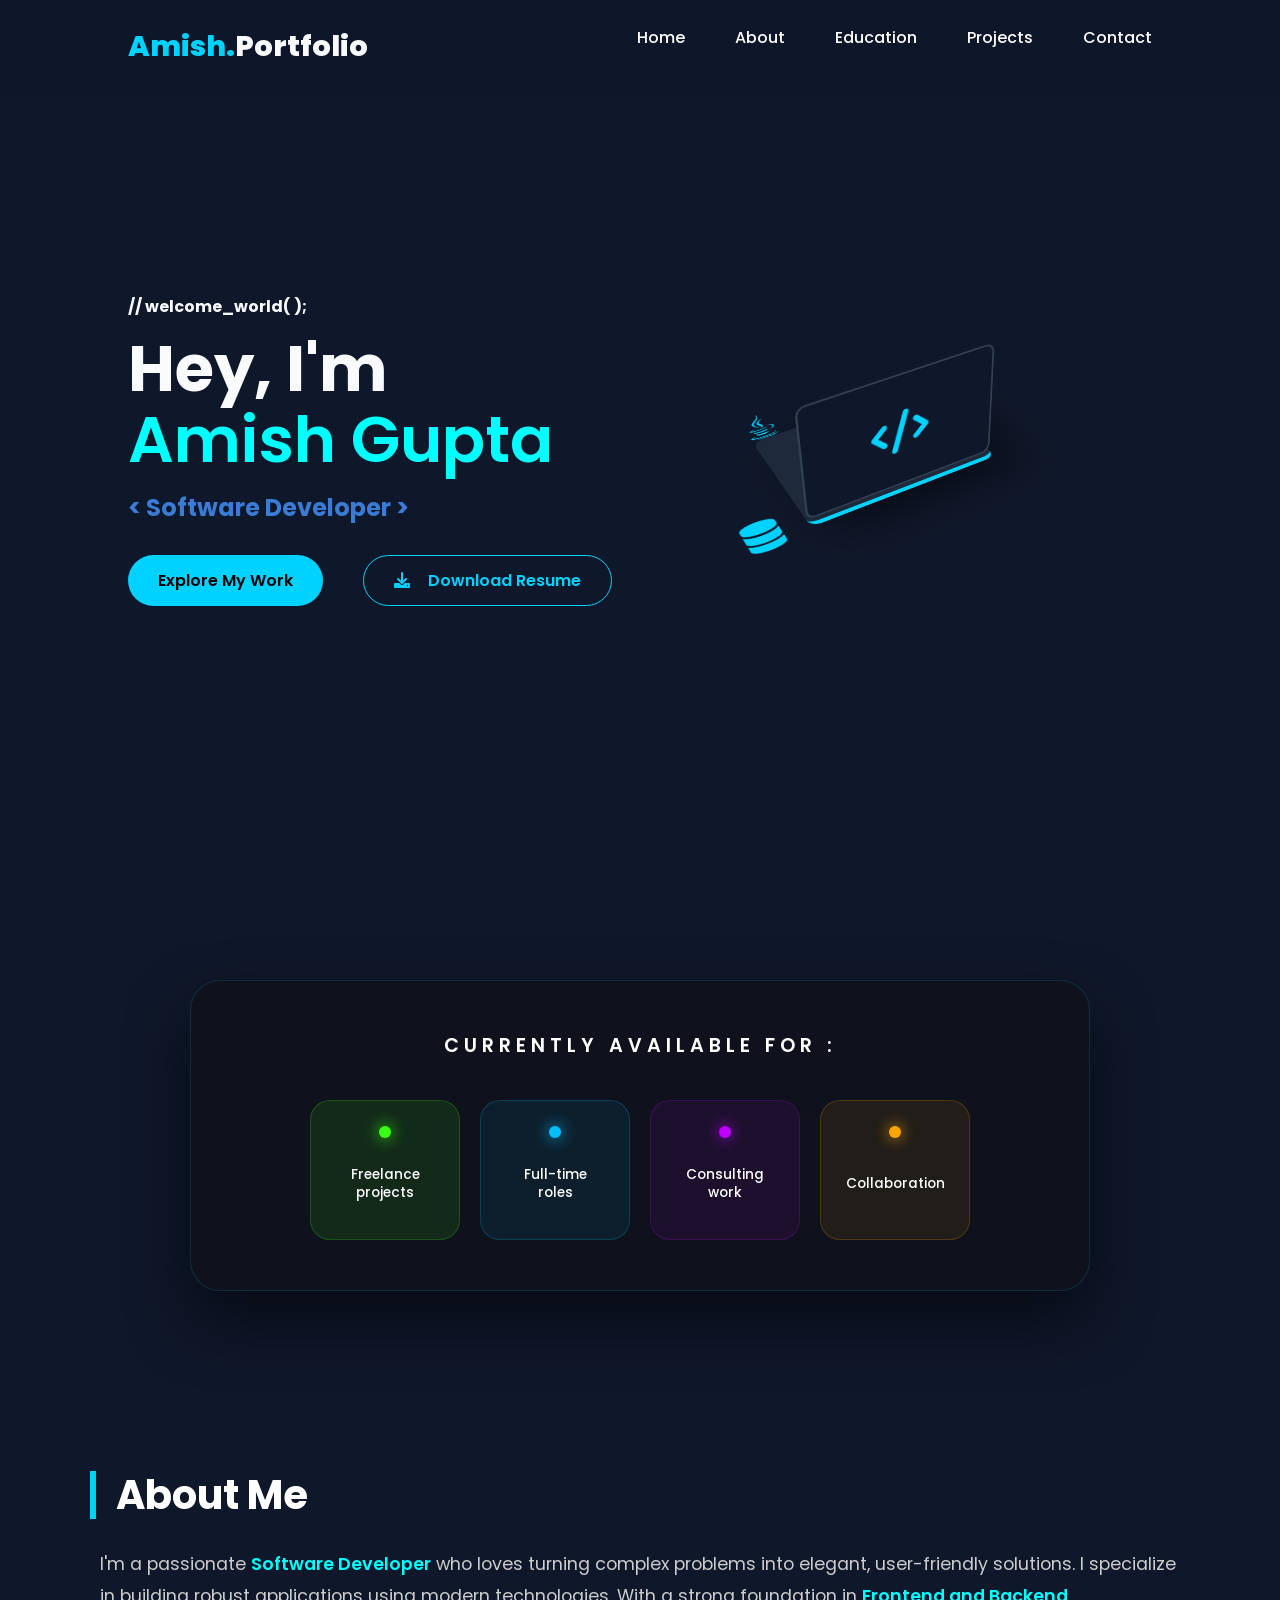
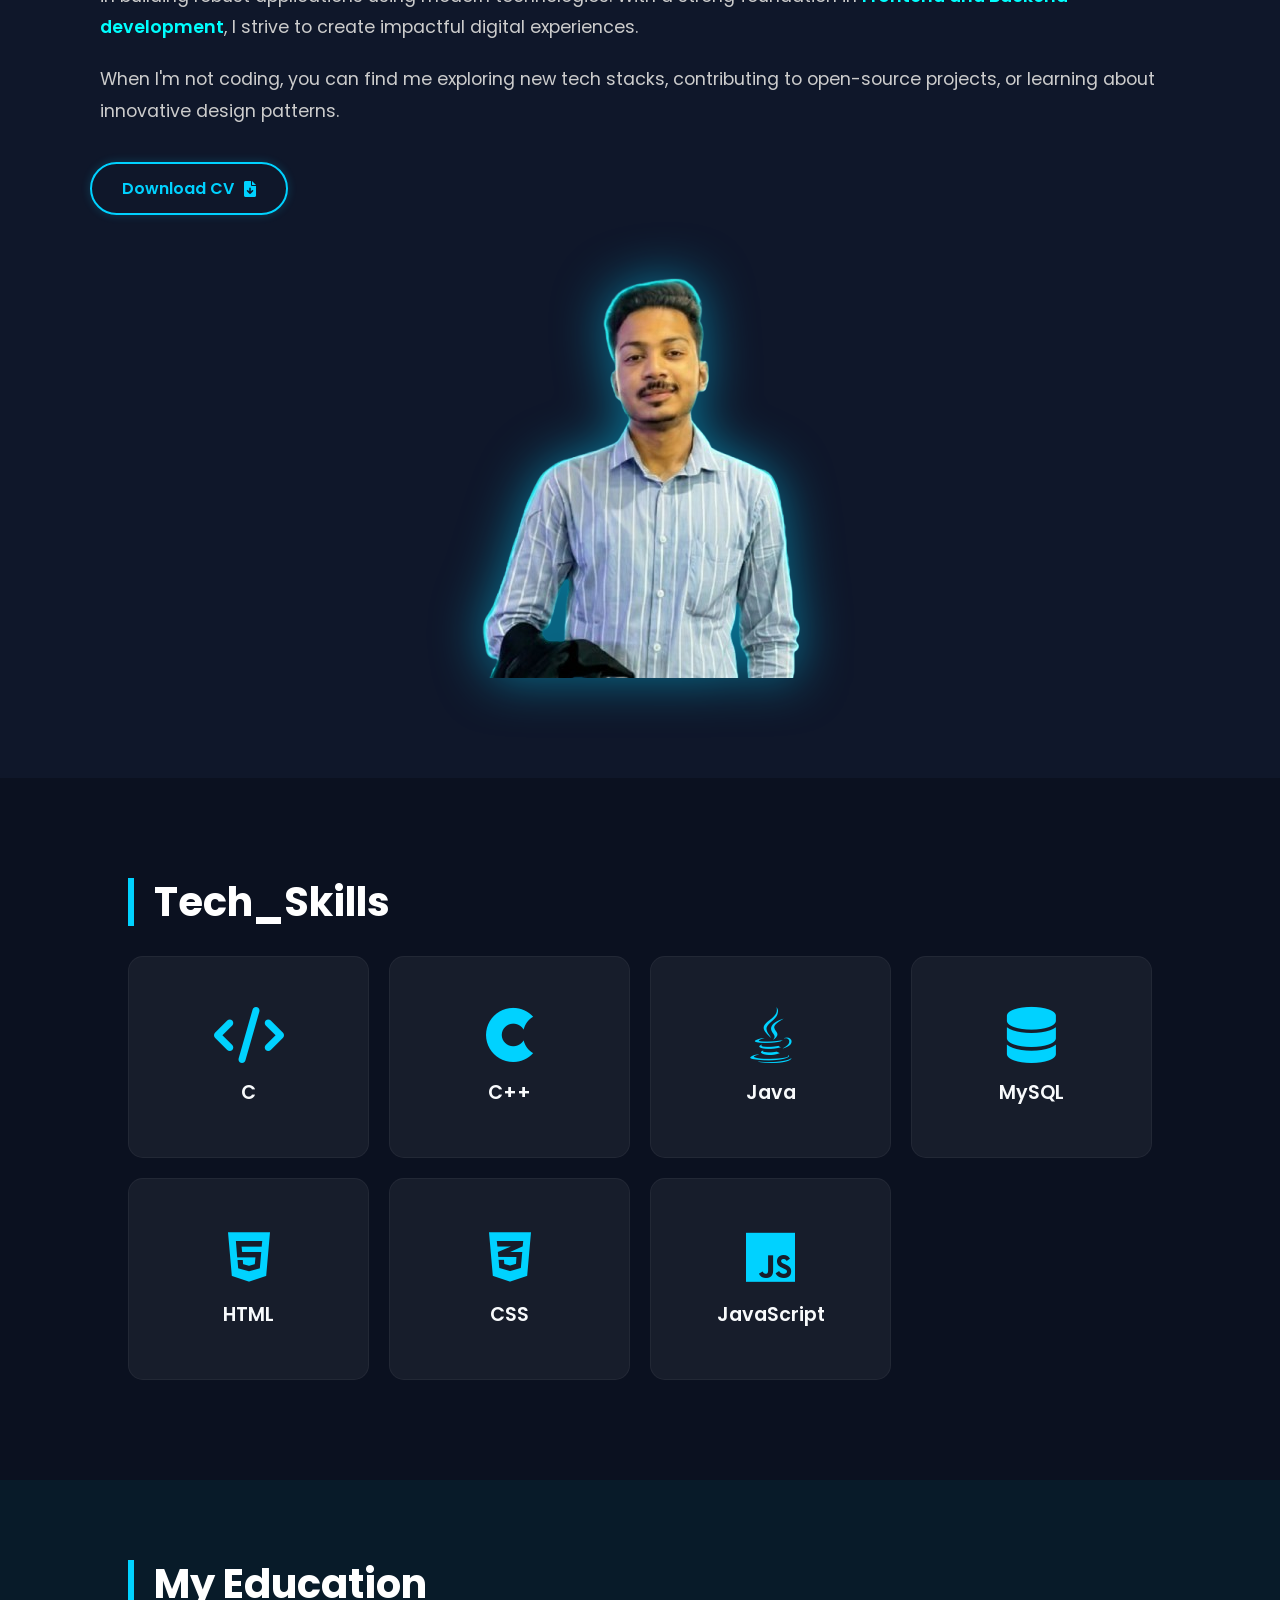
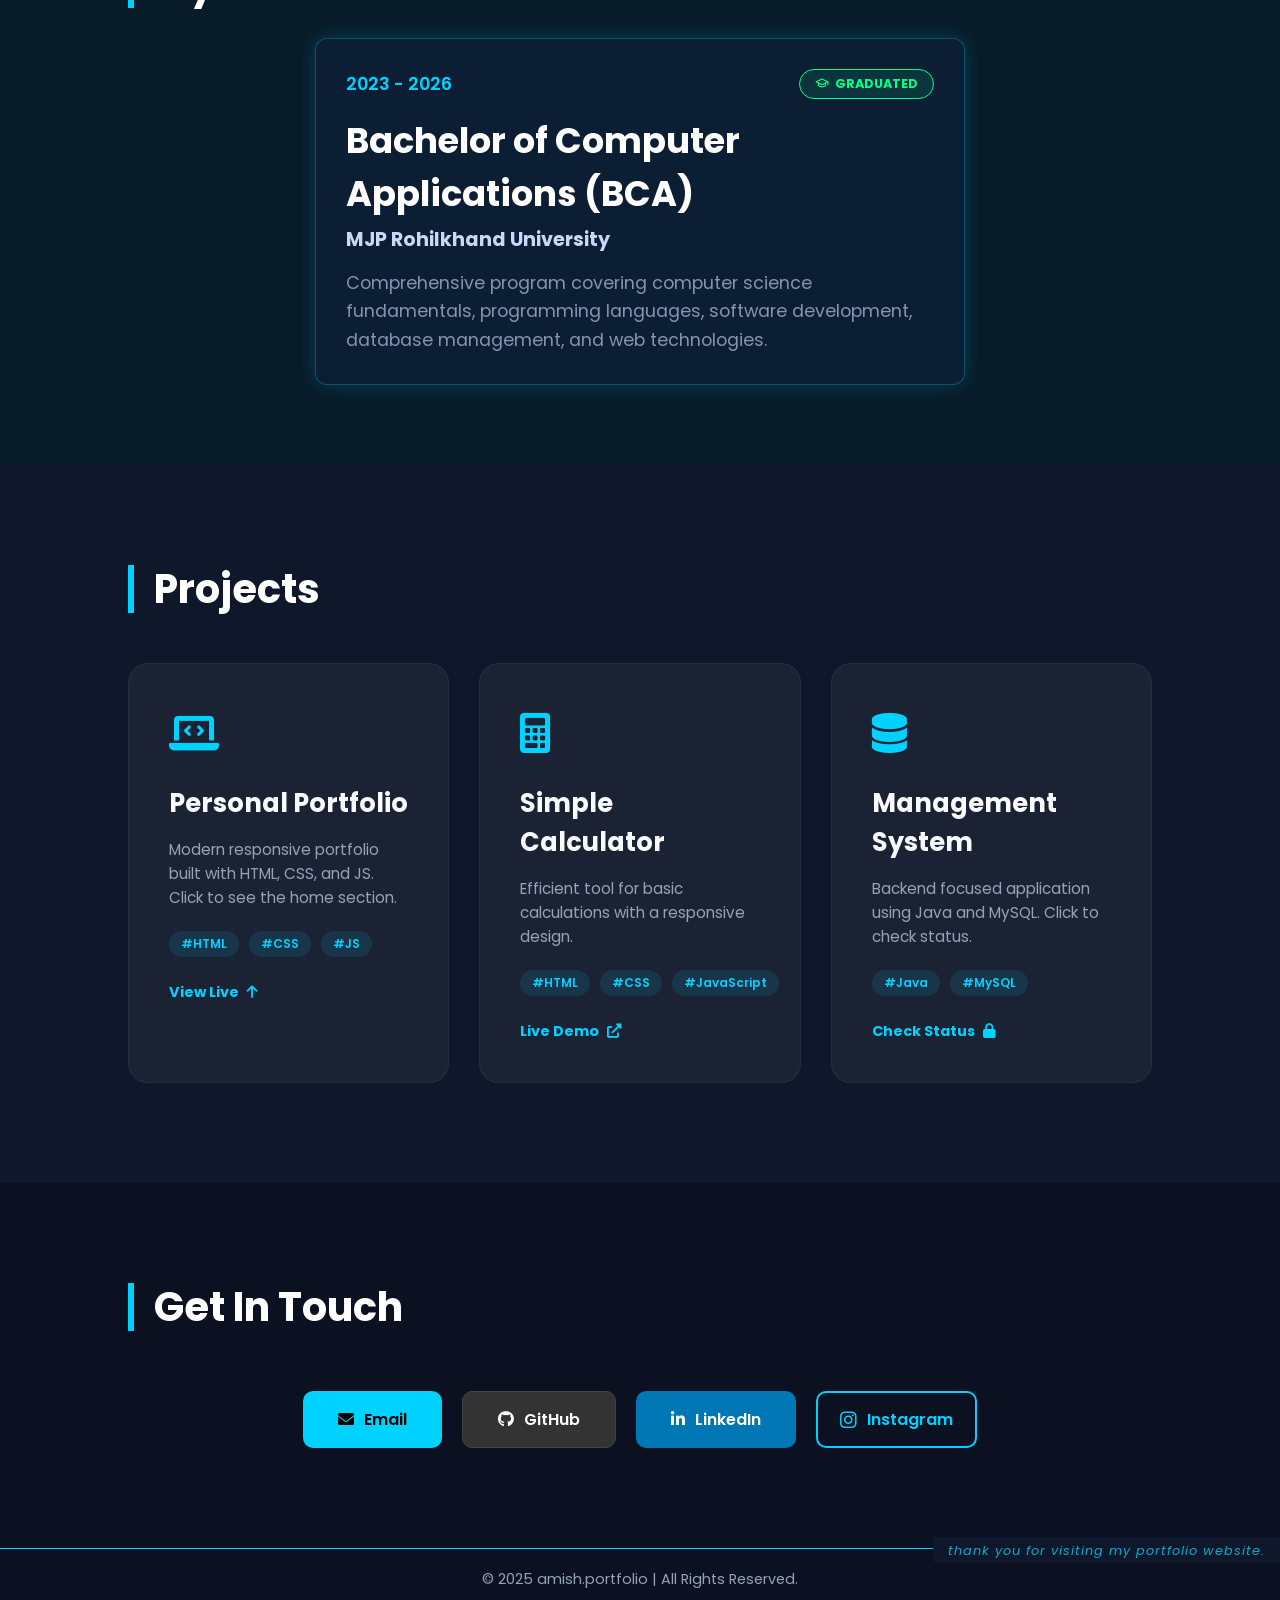
<file: index.html>
<!DOCTYPE html>
<html lang="en">
<head>
    <meta charset="UTF-8">
    <meta name="viewport" content="width=device-width, initial-scale=1.0">
    <link rel="icon" type="image/x-icon" href="assets/AG_logo.png"> 
    <link rel="stylesheet" href="style.css">
    <meta name="viewport" content="width=device-width, initial-scale=1.0">

<link rel="stylesheet" href="https://cdnjs.cloudflare.com/ajax/libs/font-awesome/6.0.0/css/all.min.css">
    <title>Amish Gupta | Portfolio</title>
    <link rel="stylesheet" href="style.css">
    <link rel="stylesheet" href="https://cdnjs.cloudflare.com/ajax/libs/font-awesome/6.0.0/css/all.min.css">
    <link href="https://fonts.googleapis.com/css2?family=Poppins:wght@300;400;600;800&display=swap" rel="stylesheet">
</head>
<body>

   <nav>
    <div class="logo"><span>Amish.</span>Portfolio</div>
    
    <div class="menu-toggle" id="mobile-menu">
        <span class="bar"></span>
        <span class="bar"></span>
        <span class="bar"></span>
    </div>

    <ul class="nav-links">
        <li><a href="#home">Home</a></li>
        <li><a href="#about">About</a></li>
        <li><a href="#education">Education</a></li>
        <li><a href="#projects">Projects</a></li>
        <li><a href="#contact">Contact</a></li>
    </ul>
</nav>

    <section id="home" class="hero fullscreen">
        <div class="hero-container">
            <div class="hero-text">
                 <h4 class="greeting">// welcome_world( );</h4>
                <h1 class="floating-text">Hey, I'm <br><span class="highlight">Amish Gupta</span></h1>
                
                <p class="role-text">&lt; Software Developer &gt;</p>
                
                
                <div class="hero-btns">
                    <a href="#projects" class="btn primary">Explore My Work</a>
                    <a href="assets/Amish_Gupta_Resume.pdf" class="btn secondary" download>
    <i class="fa-solid fa-download"></i> Download Resume
</a>
                </div>
            </div>
            
            <div class="hero-visual">
                <div class="iso-box">
                    <div class="laptop-base"></div>
                    <div class="laptop-screen">
                        <div class="screen-glow"></div>
                        <i class="fas fa-code"></i>
                    </div>
                    <div class="float-icon icon-1"><i class="fab fa-java"></i></div>
                    <div class="float-icon icon-2"><i class="fab fa-js"></i></div>
                    <div class="float-icon icon-3"><i class="fas fa-database"></i></div>
                </div>
            </div>
        </div>
    </section>

    <section class="availability-section">
    <div class="availability-card-wrapper">
        <h2 class="availability-title">Currently available for :</h2>
        <div class="availability-items">
            <div class="avail-item box freelance">
                <span class="dot"></span>
                <span class="item-text">Freelance<br>projects</span>
            </div>
            <div class="avail-item box fulltime">
                <span class="dot"></span>
                <span class="item-text">Full-time<br>roles</span>
            </div>
            <div class="avail-item box consulting">
                <span class="dot"></span>
                <span class="item-text">Consulting<br>work</span>
            </div>
            <div class="avail-item box collaboration">
                <span class="dot"></span>
                <span class="item-text">Collaboration</span>
            </div>
        </div>
    </div>
</section>

    <section id="about" class="about-section">
    <div class="about-container">
        
        <div class="about-content">
            <h2 class="section-title">About Me</h2>
            <p class="about-text">
                I'm a passionate <span class="highlight">Software Developer</span> who loves turning complex problems into elegant, user-friendly solutions. I specialize in building robust applications using modern technologies. With a strong foundation in <span class="highlight">Frontend and Backend development</span>, I strive to create impactful digital experiences.
            </p>
            <p class="about-text">
                When I'm not coding, you can find me exploring new tech stacks, contributing to open-source projects, or learning about innovative design patterns.
            </p>
            
            <div class="about-cta">
                <a href="assets/Amish_Gupta_Resume.pdf" class="btn btn-cv" download>
                    Download CV <i class="fas fa-file-download"></i>
                </a>
            </div>
        </div>
        
        <div class="about-image-wrapper">
            <img src="assets/profile_pic.png" alt="Amish Gupta" class="about-image">
        </div>
        
    </div>
</section>

    <section id="skills" class="section bg-dark-alt">
        <div class="container">
            <h2 class="section-title">Tech_Skills</h2>
            <div class="skills-grid">
                <div class="skill-card" onclick="openSkill('C', 'Mastered memory management and procedural logic.')"><i class="fas fa-code"></i><span>C</span></div>
                <div class="skill-card" onclick="openSkill('C++', 'Deep understanding of OOPs and Algorithms.')"><i class="fab fa-cuttlefish"></i><span>C++</span></div>
                <div class="skill-card" onclick="openSkill('Java', 'Building robust and scalable applications.')"><i class="fab fa-java"></i><span>Java</span></div>
                <div class="skill-card" onclick="openSkill('MySQL', 'Experienced in database design and SQL.')"><i class="fas fa-database"></i><span>MySQL</span></div>
                <div class="skill-card" onclick="openSkill('HTML', 'Crafting semantic web structures.')"><i class="fab fa-html5"></i><span>HTML</span></div>
                <div class="skill-card" onclick="openSkill('CSS', 'Styling modern layouts with animations.')"><i class="fab fa-css3-alt"></i><span>CSS</span></div>
                <div class="skill-card" onclick="openSkill('JavaScript', 'Expertise in dynamic front-end logic.')"><i class="fab fa-js"></i><span>JavaScript</span></div>
            </div>
        </div>
    </section>

    <section class="education" id="education">
    <h2 class="heading">My Education</h2>

    <div class="education-container">
        <div class="edu-card">
            <div class="card-header">
                <span class="year">2023 - 2026</span>
                <span class="status-badge">
    <svg width="14" height="14" viewBox="0 0 24 24" fill="none" stroke="currentColor" stroke-width="2" stroke-linecap="round" stroke-linejoin="round" xmlns="http://www.w3.org/2000/svg">
        <path d="M22 10L12 5L2 10L12 15L22 10Z"></path>
        <path d="M6 12.5V16.5C6 16.5 8 18.5 12 18.5C16 18.5 18 16.5 18 16.5V12.5"></path>
        <path d="M22 10V15"></path>
    </svg>
    Graduated
</span>
            </div>
            
            <div class="card-body">
                <h3>Bachelor of Computer Applications (BCA)</h3>
                <h4 class="university">MJP Rohilkhand University</h4>
                <div class="divider"></div>
                <p>
                    Comprehensive program covering computer science fundamentals, 
                    programming languages, software development, database management, 
                    and web technologies.
                </p>
            </div>
        </div>
    </div>
</section>


    <section id="projects" class="section">
    <div class="container">
        <h2 class="section-title">Projects</h2>
        <div class="projects-grid">
            
            <div class="project-card" onclick="window.location.href='#home'" style="cursor:pointer;">
                <div class="pj-icon"><i class="fas fa-laptop-code"></i></div>
                <h3>Personal Portfolio</h3>
                <p>Modern responsive portfolio built with HTML, CSS, and JS. Click to see the home section.</p>
                <div class="pj-tags"><span>#HTML</span> <span>#CSS</span> <span>#JS</span></div>
                <a href="#home" class="pj-link">View Live <i class="fas fa-arrow-up"></i></a>
            </div>

            <div class="project-card" onclick="openProjectDetails('Basic Digital Calculator', 'A clean and functional calculator built to handle everyday arithmetic operations. Focused on user-friendly interface and bug-free logic implementation.', 'calculator/index.html')" style="cursor:pointer;">
    <div class="pj-icon"><i class="fas fa-calculator"></i></div>
    <h3>Simple Calculator</h3>
    <p>Efficient tool for basic calculations with a responsive design.</p>
    <div class="pj-tags"><span>#HTML</span> <span>#CSS</span> <span>#JavaScript</span></div>
    <a href="javascript:void(0)" class="pj-link">Live Demo <i class="fas fa-external-link-alt"></i></a>
</div>

            <div class="project-card" onclick="showComingSoon()" style="cursor:pointer;">
                <div class="pj-icon"><i class="fas fa-database"></i></div>
                <h3>Management System</h3>
                <p>Backend focused application using Java and MySQL. Click to check status.</p>
                <div class="pj-tags"><span>#Java</span> <span>#MySQL</span></div>
                <a href="javascript:void(0)" class="pj-link">Check Status <i class="fas fa-lock"></i></a>
            </div>

        </div>
    </div>
</section>

    <section id="contact" class="section text-center bg-dark-alt">
        <div class="container">
            <h2 class="section-title">Get In Touch</h2>
            <div class="contact-btns">
                <a href="mailto:amishxofficial@gmail.com" class="c-btn email"><i class="fas fa-envelope"></i> Email</a>
                <a href="https://github.com/amishxofficial" target="_blank" class="c-btn github"><i class="fab fa-github"></i> GitHub</a>
                <a href="https://www.linkedin.com/in/amish-gupta-4a487a313" target="_blank" class="c-btn linkedin"><i class="fab fa-linkedin-in"></i> LinkedIn</a>
                <a href="https://instagram.com/_amishgupta" target="_blank" class="c-btn instagram">
    <i class="fab fa-instagram"></i> Instagram
</a>
    </a>
            </div>
            
        </div>
    </section>

    <footer>
        <div class="footer-signature">
        <span>Thank you for visiting my portfolio website.</span>
    </div>
        <p>&copy; 2025 amish.portfolio | All Rights Reserved.</p>
    </footer>

    <div id="skillModal" class="modal">
        <div class="modal-content">
            <span class="close" onclick="closeModal()">&times;</span>
            <h3 id="modalTitle"></h3>
            <p id="modalDesc"></p>
        </div>
    </div>

    <script src="script.js"></script>
</body>
</html>
</file>
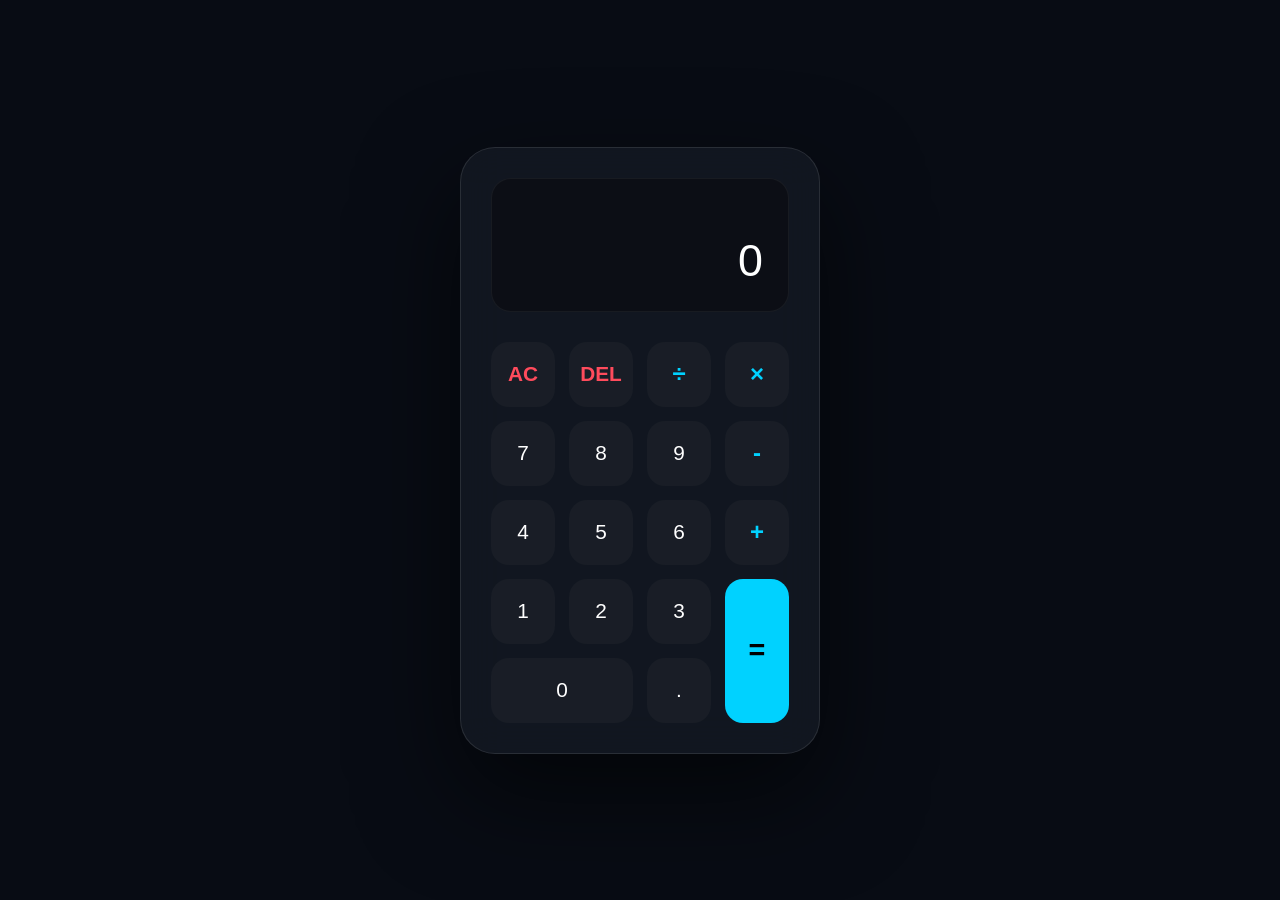
<file: Calculator/index.html>
<!DOCTYPE html>
<html lang="en">
<head>
    <meta charset="UTF-8">
    <meta name="viewport" content="width=device-width, initial-scale=1.0">
    <link rel="icon" type="image/png" href="Calculator/AG_logo.png">
    <title>Calculator | Amish.Portfolio</title>
    <link rel="stylesheet" href="style.css">
</head>
<body>
    <div class="calc-container">
        <div class="calculator">
            <div class="display">
                <div id="previous-op" class="previous-op"></div>
                <div id="current-op" class="current-op">0</div>
            </div>

            <div class="buttons">
                <button class="btn accent" onclick="clearDisplay()">AC</button>
                <button class="btn accent" onclick="deleteLast()">DEL</button>
                <button class="btn operator" onclick="appendOperator('/')">÷</button>
                <button class="btn operator" onclick="appendOperator('*')">×</button>
                
                <button class="btn" onclick="appendNumber('7')">7</button>
                <button class="btn" onclick="appendNumber('8')">8</button>
                <button class="btn" onclick="appendNumber('9')">9</button>
                <button class="btn operator" onclick="appendOperator('-')">-</button>
                
                <button class="btn" onclick="appendNumber('4')">4</button>
                <button class="btn" onclick="appendNumber('5')">5</button>
                <button class="btn" onclick="appendNumber('6')">6</button>
                <button class="btn operator" onclick="appendOperator('+')">+</button>
                
                <button class="btn" onclick="appendNumber('1')">1</button>
                <button class="btn" onclick="appendNumber('2')">2</button>
                <button class="btn" onclick="appendNumber('3')">3</button>
                
                <button class="btn equal" onclick="calculate()">=</button>
                
                <button class="btn double" onclick="appendNumber('0')">0</button>
                <button class="btn" onclick="appendNumber('.')">.</button>
            </div>
        </div>
    </div>
    <script src="script.js"></script>
</body>
</html>
</file>
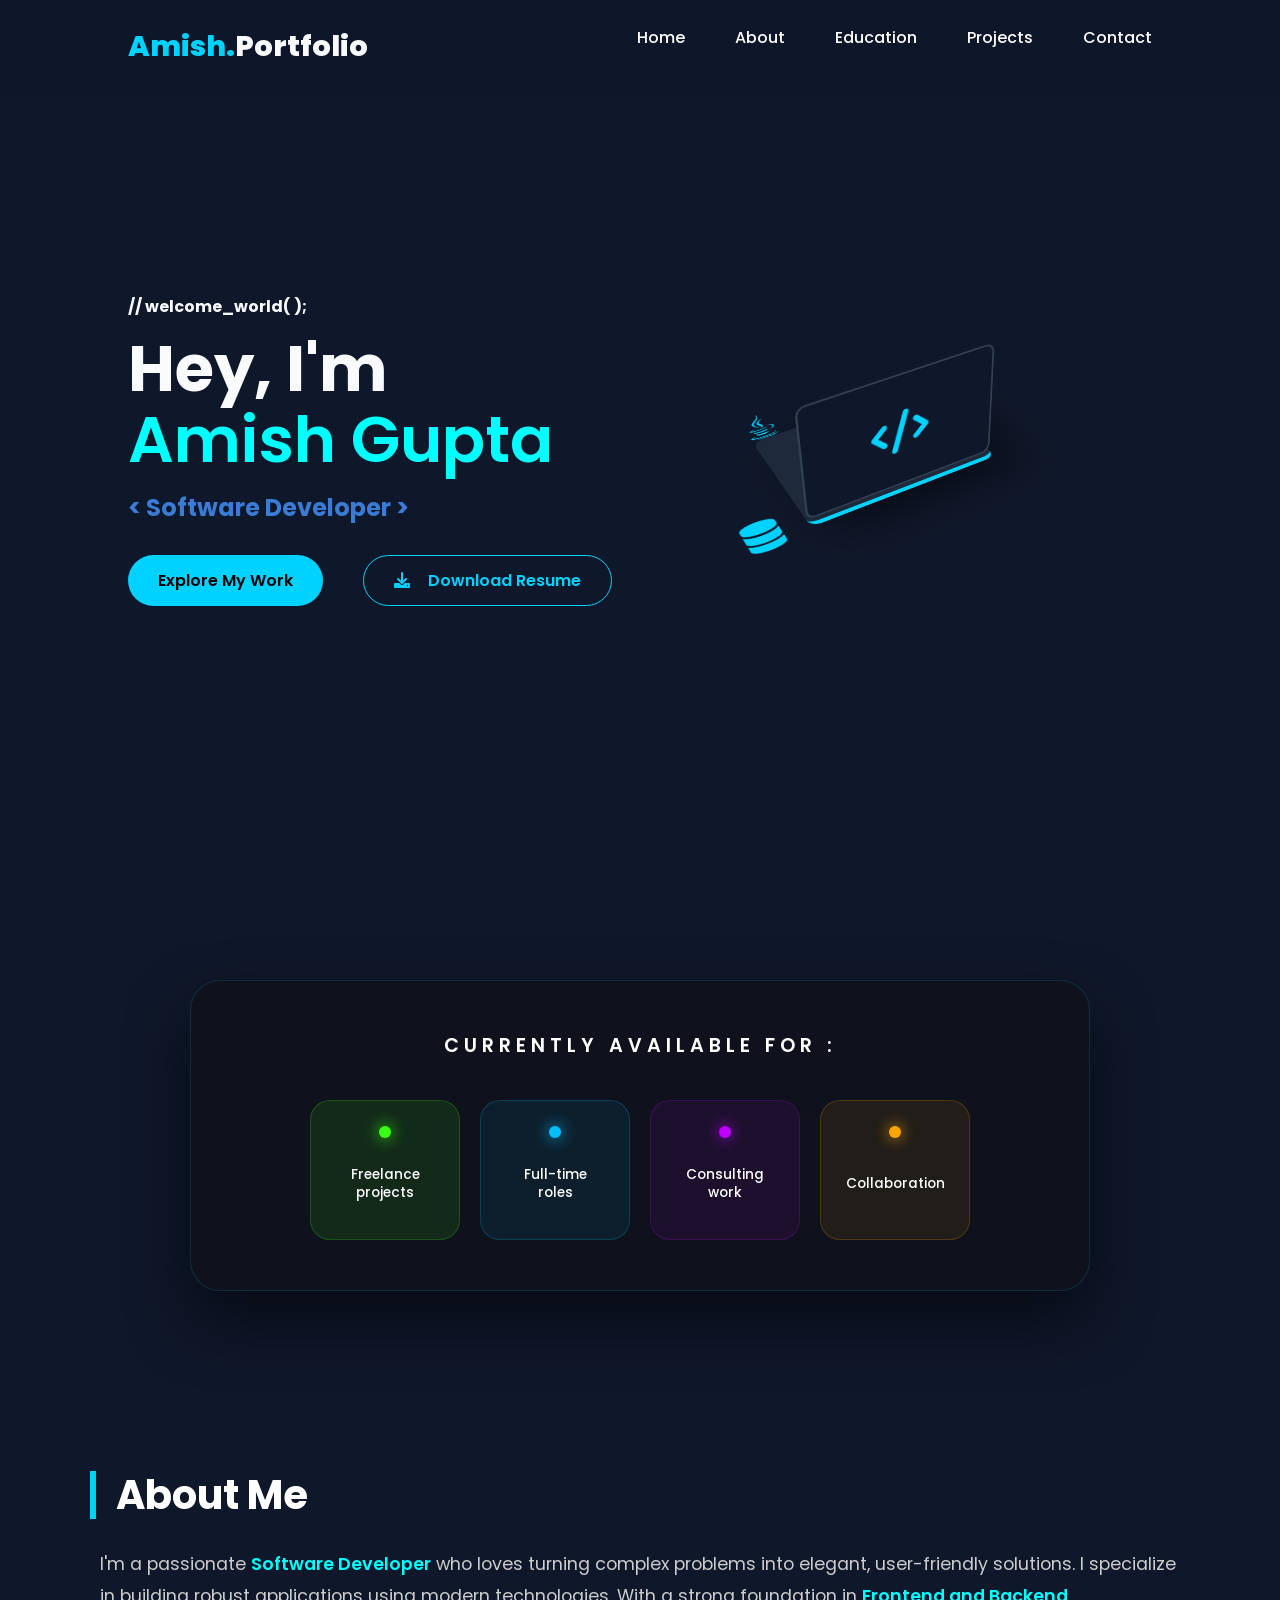
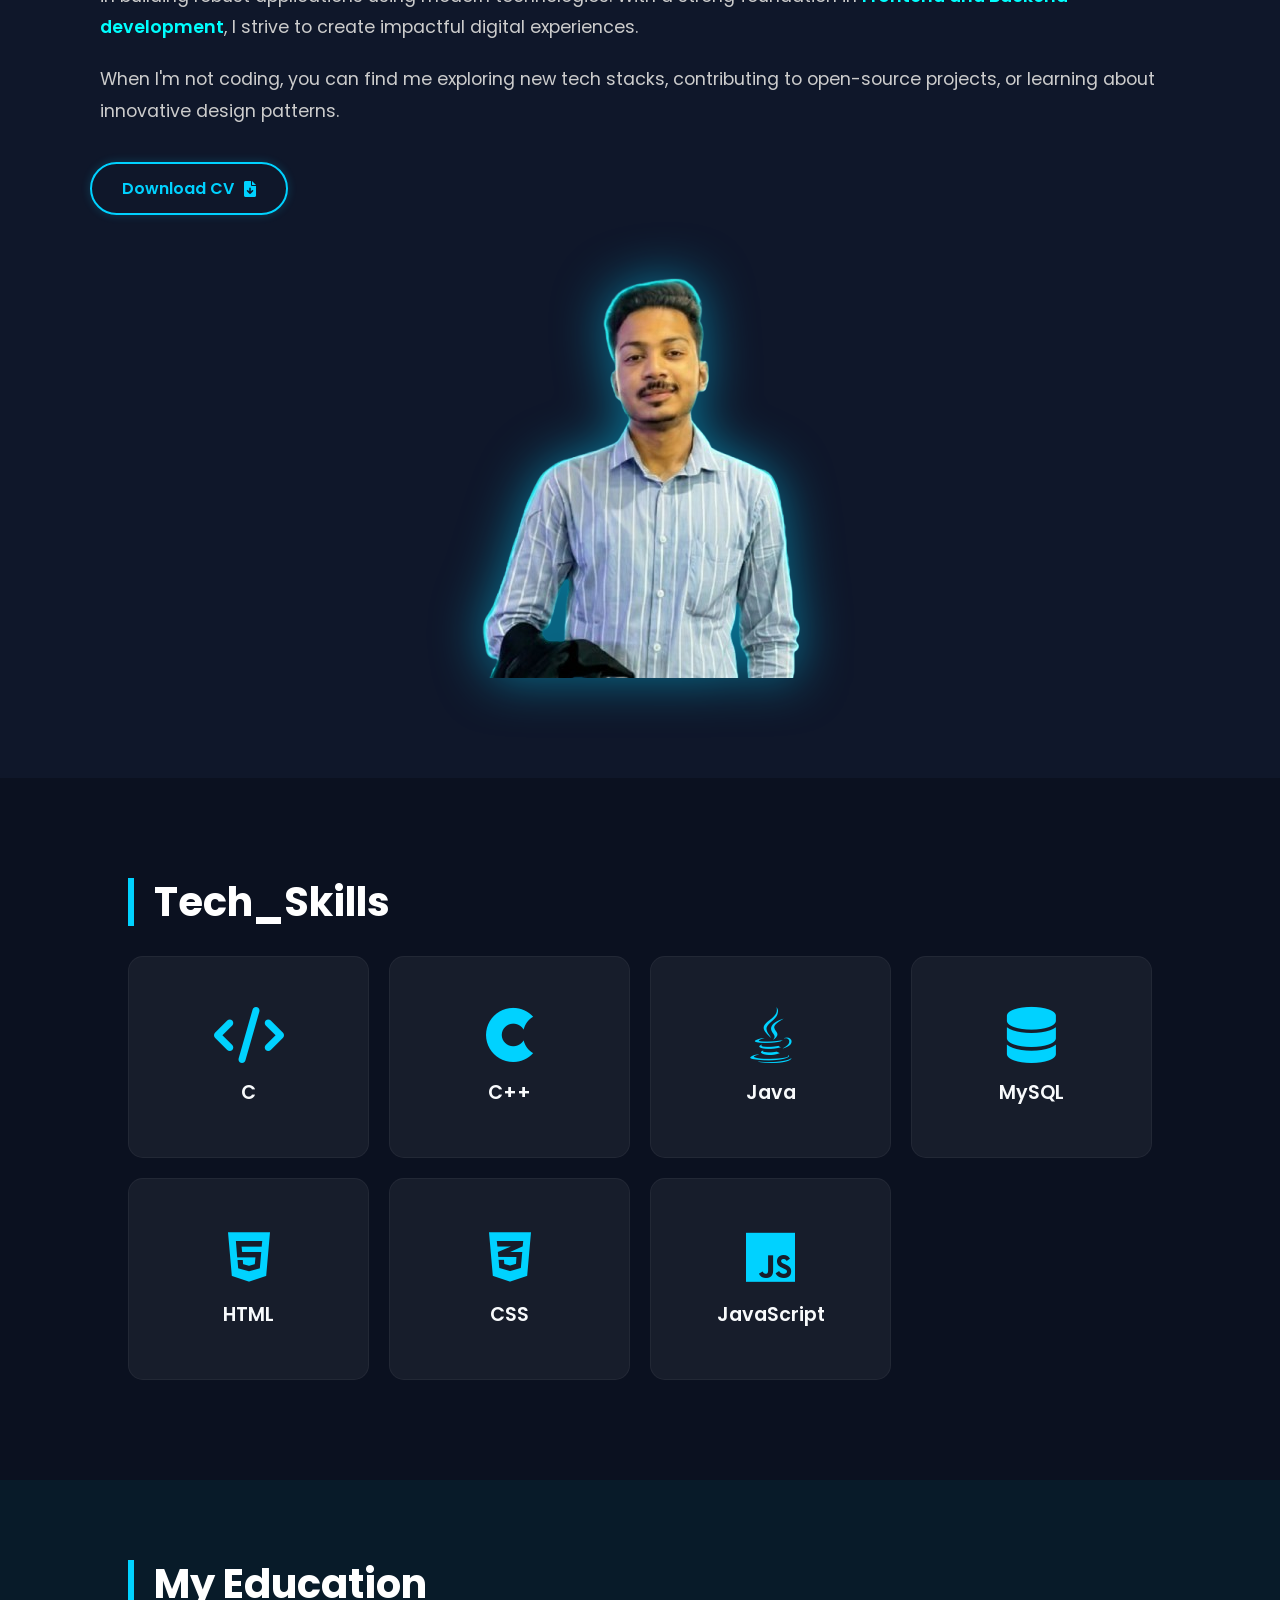
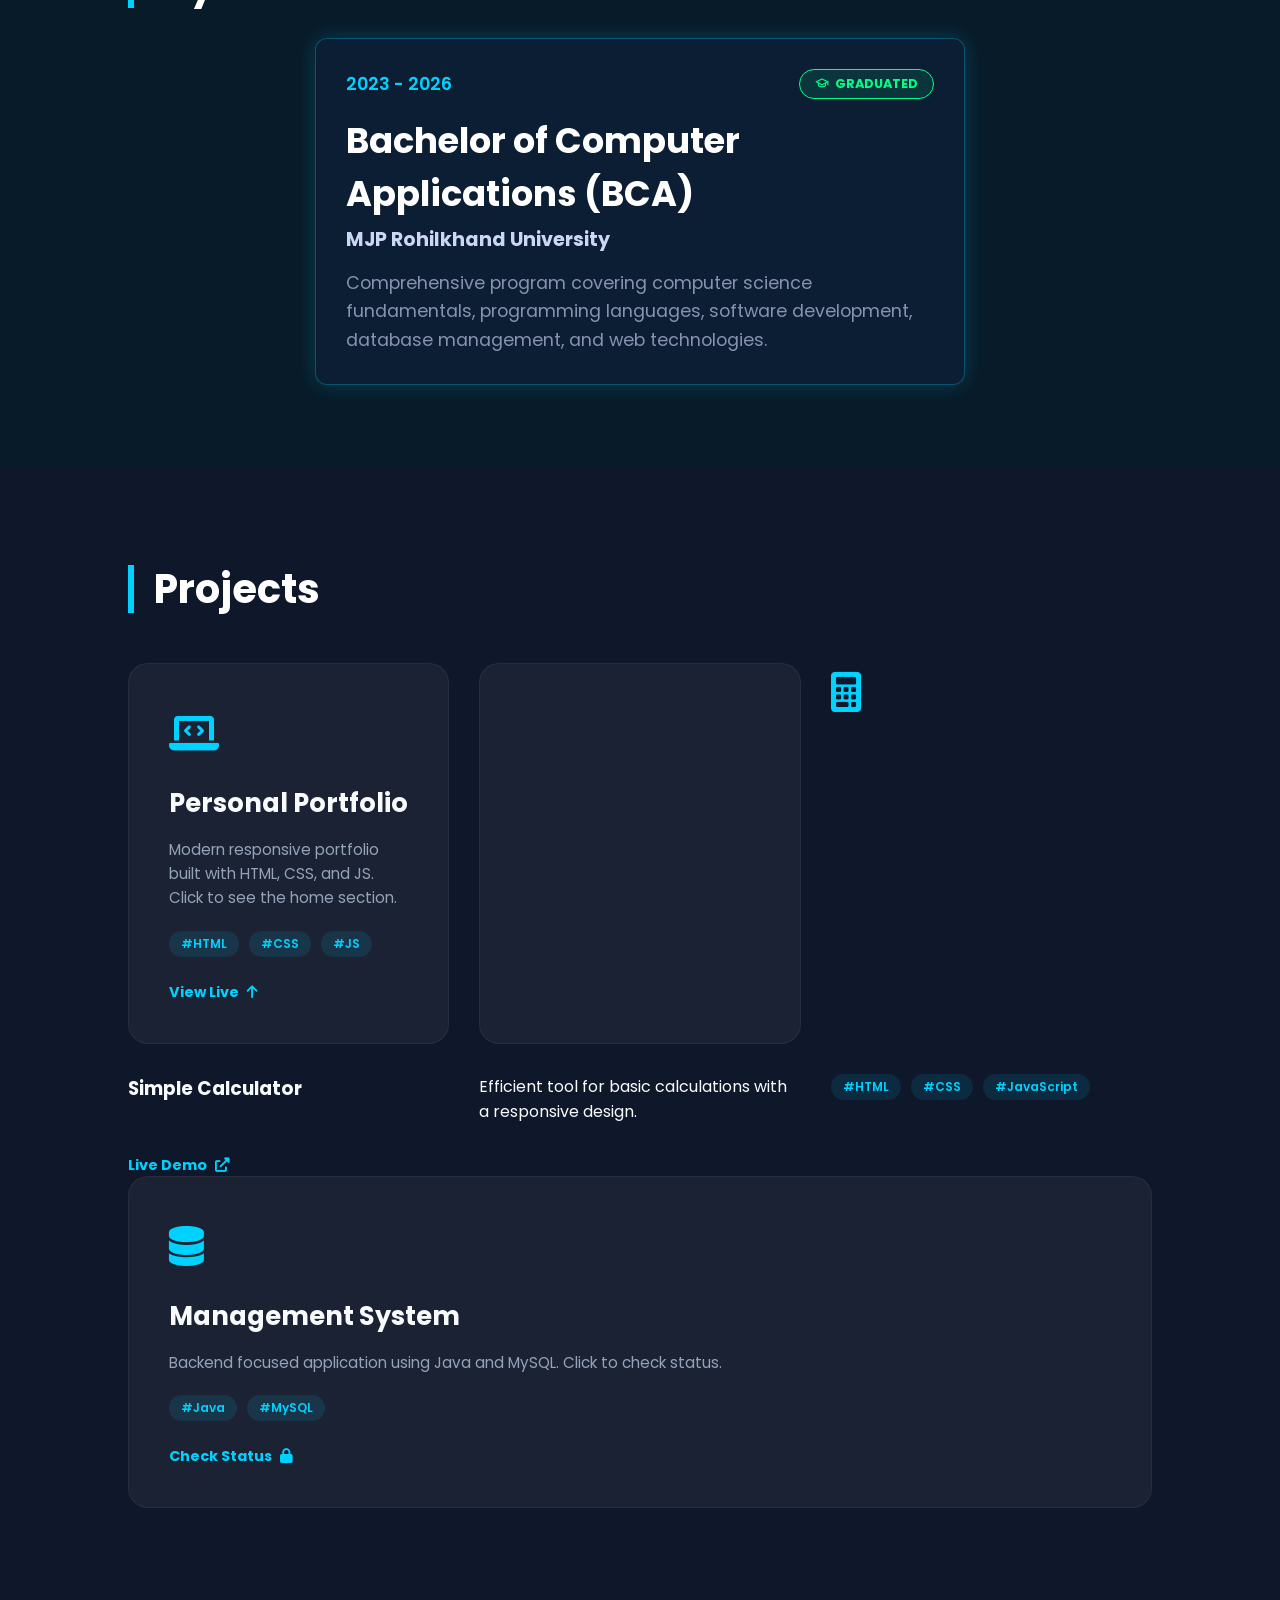
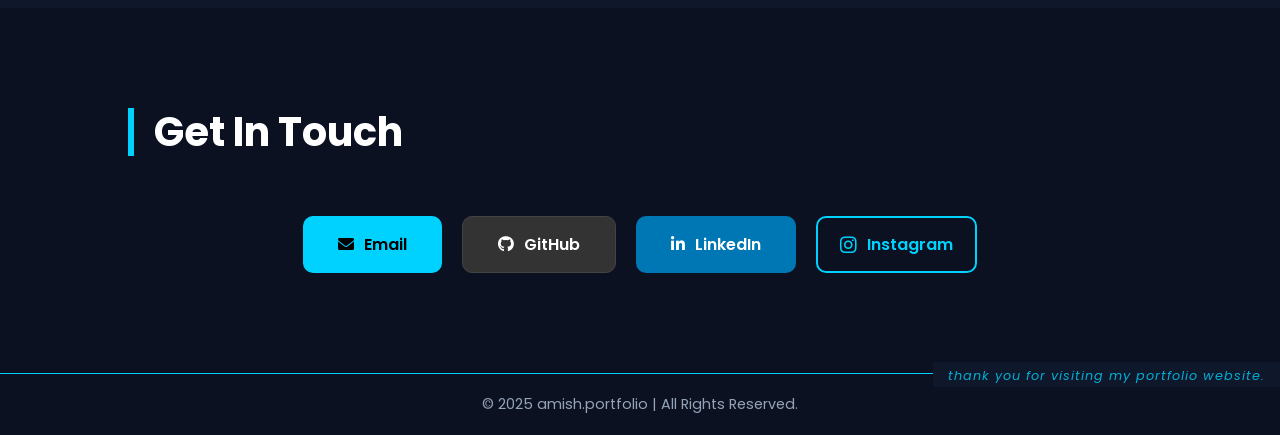
<file: Portfolio/index.html>
<!DOCTYPE html>
<html lang="en">
<head>
    <meta charset="UTF-8">
    <meta name="viewport" content="width=device-width, initial-scale=1.0">
    <link rel="icon" type="image/x-icon" href="assets/AG_logo.png"> 
    <link rel="stylesheet" href="style.css">
    <meta name="viewport" content="width=device-width, initial-scale=1.0">

<link rel="stylesheet" href="https://cdnjs.cloudflare.com/ajax/libs/font-awesome/6.0.0/css/all.min.css">
    <title>Amish Gupta | Portfolio</title>
    <link rel="stylesheet" href="style.css">
    <link rel="stylesheet" href="https://cdnjs.cloudflare.com/ajax/libs/font-awesome/6.0.0/css/all.min.css">
    <link href="https://fonts.googleapis.com/css2?family=Poppins:wght@300;400;600;800&display=swap" rel="stylesheet">
</head>
<body>

   <nav>
    <div class="logo"><span>Amish.</span>Portfolio</div>
    
    <div class="menu-toggle" id="mobile-menu">
        <span class="bar"></span>
        <span class="bar"></span>
        <span class="bar"></span>
    </div>

    <ul class="nav-links">
        <li><a href="#home">Home</a></li>
        <li><a href="#about">About</a></li>
        <li><a href="#education">Education</a></li>
        <li><a href="#projects">Projects</a></li>
        <li><a href="#contact">Contact</a></li>
    </ul>
</nav>

    <section id="home" class="hero fullscreen">
        <div class="hero-container">
            <div class="hero-text">
                 <h4 class="greeting">// welcome_world( );</h4>
                <h1 class="floating-text">Hey, I'm <br><span class="highlight">Amish Gupta</span></h1>
                
                <p class="role-text">&lt; Software Developer &gt;</p>
                
                
                <div class="hero-btns">
                    <a href="#projects" class="btn primary">Explore My Work</a>
                    <a href="assets/Amish_Gupta_Resume.pdf" class="btn secondary" download>
    <i class="fa-solid fa-download"></i> Download Resume
</a>
                </div>
            </div>
            
            <div class="hero-visual">
                <div class="iso-box">
                    <div class="laptop-base"></div>
                    <div class="laptop-screen">
                        <div class="screen-glow"></div>
                        <i class="fas fa-code"></i>
                    </div>
                    <div class="float-icon icon-1"><i class="fab fa-java"></i></div>
                    <div class="float-icon icon-2"><i class="fab fa-js"></i></div>
                    <div class="float-icon icon-3"><i class="fas fa-database"></i></div>
                </div>
            </div>
        </div>
    </section>

    <section class="availability-section">
    <div class="availability-card-wrapper">
        <h2 class="availability-title">Currently available for :</h2>
        <div class="availability-items">
            <div class="avail-item box freelance">
                <span class="dot"></span>
                <span class="item-text">Freelance<br>projects</span>
            </div>
            <div class="avail-item box fulltime">
                <span class="dot"></span>
                <span class="item-text">Full-time<br>roles</span>
            </div>
            <div class="avail-item box consulting">
                <span class="dot"></span>
                <span class="item-text">Consulting<br>work</span>
            </div>
            <div class="avail-item box collaboration">
                <span class="dot"></span>
                <span class="item-text">Collaboration</span>
            </div>
        </div>
    </div>
</section>

    <section id="about" class="about-section">
    <div class="about-container">
        
        <div class="about-content">
            <h2 class="section-title">About Me</h2>
            <p class="about-text">
                I'm a passionate <span class="highlight">Software Developer</span> who loves turning complex problems into elegant, user-friendly solutions. I specialize in building robust applications using modern technologies. With a strong foundation in <span class="highlight">Frontend and Backend development</span>, I strive to create impactful digital experiences.
            </p>
            <p class="about-text">
                When I'm not coding, you can find me exploring new tech stacks, contributing to open-source projects, or learning about innovative design patterns.
            </p>
            
            <div class="about-cta">
                <a href="assets/Amish_Gupta_Resume.pdf" class="btn btn-cv" download>
                    Download CV <i class="fas fa-file-download"></i>
                </a>
            </div>
        </div>
        
        <div class="about-image-wrapper">
            <img src="assets/profile_pic.png" alt="Amish Gupta" class="about-image">
        </div>
        
    </div>
</section>

    <section id="skills" class="section bg-dark-alt">
        <div class="container">
            <h2 class="section-title">Tech_Skills</h2>
            <div class="skills-grid">
                <div class="skill-card" onclick="openSkill('C', 'Mastered memory management and procedural logic.')"><i class="fas fa-code"></i><span>C</span></div>
                <div class="skill-card" onclick="openSkill('C++', 'Deep understanding of OOPs and Algorithms.')"><i class="fab fa-cuttlefish"></i><span>C++</span></div>
                <div class="skill-card" onclick="openSkill('Java', 'Building robust and scalable applications.')"><i class="fab fa-java"></i><span>Java</span></div>
                <div class="skill-card" onclick="openSkill('MySQL', 'Experienced in database design and SQL.')"><i class="fas fa-database"></i><span>MySQL</span></div>
                <div class="skill-card" onclick="openSkill('HTML', 'Crafting semantic web structures.')"><i class="fab fa-html5"></i><span>HTML</span></div>
                <div class="skill-card" onclick="openSkill('CSS', 'Styling modern layouts with animations.')"><i class="fab fa-css3-alt"></i><span>CSS</span></div>
                <div class="skill-card" onclick="openSkill('JavaScript', 'Expertise in dynamic front-end logic.')"><i class="fab fa-js"></i><span>JavaScript</span></div>
            </div>
        </div>
    </section>

    <section class="education" id="education">
    <h2 class="heading">My Education</h2>

    <div class="education-container">
        <div class="edu-card">
            <div class="card-header">
                <span class="year">2023 - 2026</span>
                <span class="status-badge">
    <svg width="14" height="14" viewBox="0 0 24 24" fill="none" stroke="currentColor" stroke-width="2" stroke-linecap="round" stroke-linejoin="round" xmlns="http://www.w3.org/2000/svg">
        <path d="M22 10L12 5L2 10L12 15L22 10Z"></path>
        <path d="M6 12.5V16.5C6 16.5 8 18.5 12 18.5C16 18.5 18 16.5 18 16.5V12.5"></path>
        <path d="M22 10V15"></path>
    </svg>
    Graduated
</span>
            </div>
            
            <div class="card-body">
                <h3>Bachelor of Computer Applications (BCA)</h3>
                <h4 class="university">MJP Rohilkhand University</h4>
                <div class="divider"></div>
                <p>
                    Comprehensive program covering computer science fundamentals, 
                    programming languages, software development, database management, 
                    and web technologies.
                </p>
            </div>
        </div>
    </div>
</section>


    <section id="projects" class="section">
    <div class="container">
        <h2 class="section-title">Projects</h2>
        <div class="projects-grid">
            
            <div class="project-card" onclick="window.location.href='#home'" style="cursor:pointer;">
                <div class="pj-icon"><i class="fas fa-laptop-code"></i></div>
                <h3>Personal Portfolio</h3>
                <p>Modern responsive portfolio built with HTML, CSS, and JS. Click to see the home section.</p>
                <div class="pj-tags"><span>#HTML</span> <span>#CSS</span> <span>#JS</span></div>
                <a href="#home" class="pj-link">View Live <i class="fas fa-arrow-up"></i></a>
            </div>

                <div class="project-card" onclick="openProjectDetails('Basic Digital Calculator', 'A clean and functional calculator built to handle everyday arithmetic operations. Focused on user-friendly interface and bug-free logic implementation.', '/Calculator/index.html')" style="cursor:pointer;"></div>
    <div class="pj-icon"><i class="fas fa-calculator"></i></div>
    <h3>Simple Calculator</h3>
    <p>Efficient tool for basic calculations with a responsive design.</p>
    <div class="pj-tags"><span>#HTML</span> <span>#CSS</span> <span>#JavaScript</span></div>
    <a href="javascript:void(0)" class="pj-link">Live Demo <i class="fas fa-external-link-alt"></i></a>
</div>

            <div class="project-card" onclick="showComingSoon()" style="cursor:pointer;">
                <div class="pj-icon"><i class="fas fa-database"></i></div>
                <h3>Management System</h3>
                <p>Backend focused application using Java and MySQL. Click to check status.</p>
                <div class="pj-tags"><span>#Java</span> <span>#MySQL</span></div>
                <a href="javascript:void(0)" class="pj-link">Check Status <i class="fas fa-lock"></i></a>
            </div>

        </div>
    </div>
</section>

    <section id="contact" class="section text-center bg-dark-alt">
        <div class="container">
            <h2 class="section-title">Get In Touch</h2>
            <div class="contact-btns">
                <a href="mailto:amishxofficial@gmail.com" class="c-btn email"><i class="fas fa-envelope"></i> Email</a>
                <a href="https://github.com/amishxofficial" target="_blank" class="c-btn github"><i class="fab fa-github"></i> GitHub</a>
                <a href="https://www.linkedin.com/in/amish-gupta-4a487a313" target="_blank" class="c-btn linkedin"><i class="fab fa-linkedin-in"></i> LinkedIn</a>
                <a href="https://instagram.com/_amishgupta" target="_blank" class="c-btn instagram">
    <i class="fab fa-instagram"></i> Instagram
</a>
    </a>
            </div>
            
        </div>
    </section>

    <footer>
        <div class="footer-signature">
        <span>Thank you for visiting my portfolio website.</span>
    </div>
        <p>&copy; 2025 amish.portfolio | All Rights Reserved.</p>
    </footer>

    <div id="skillModal" class="modal">
        <div class="modal-content">
            <span class="close" onclick="closeModal()">&times;</span>
            <h3 id="modalTitle"></h3>
            <p id="modalDesc"></p>
        </div>
    </div>

    <script src="script.js"></script>
</body>
</html>
</file>
<file: style.css>
:root {   
    --bg: #0f172a;
    --bg-alt: #0b1120;
    --primary: #00d2ff;
    --secondary: #3a7bd5;
    --text: #f8fafc;
    --text-dim: #94a3b8;
    --card-bg: rgba(255, 255, 255, 0.05);
}

html, body {
    overflow-x: hidden; 
    width: 100%;
}

* { margin: 0; padding: 0; box-sizing: border-box; }
body { font-family: 'Poppins', sans-serif; background: var(--bg); color: var(--text); overflow-x: hidden; }
html { scroll-behavior: smooth; }

/* Navigation */
nav { display: flex; justify-content: space-between; padding: 25px 10%; position: fixed; width: 100%; top: 0; background: rgba(15, 23, 42, 0.9); backdrop-filter: blur(10px); z-index: 1000; }
.logo { font-size: 1.8rem; font-weight: 800; }
.logo span { color: var(--primary); }
.nav-links { display: flex; list-style: none; gap: 30px; }
.nav-links a { text-decoration: none; color: white; transition: 0.3s; }
.btn-nav { border: 1px solid var(--primary); padding: 5px 15px; border-radius: 4px; color: var(--primary) !important; }

/* Hero Section */
.fullscreen { min-height: 100vh; display: flex; align-items: center; }
.hero { padding: 0 10%; }
.hero-container { display: grid; grid-template-columns: 1.2fr 1fr; gap: 50px; width: 100%; align-items: center; }
.hero-text h1 { font-size: 4rem; line-height: 1.1; margin: 15px 0; }
.highlight { color: var(--primary); }
.floating-text { animation: float 4s ease-in-out infinite; }

/* Software Developer Text */
.role-text { font-size: 1.5rem; color: var(--secondary); font-weight: 700; margin-bottom: 20px; }

/* --- FULL SYMMETRICAL AVAILABILITY SECTION --- */
.availability-section {
    padding: 80px 20px;
    display: flex;
    justify-content: center;
    width: 100%;
}

.availability-card-wrapper {
    background: rgba(15, 15, 20, 0.6);
    padding: 50px 30px;
    border-radius: 30px;
    border: 1px solid rgba(0, 210, 255, 0.15);
    box-shadow: 0 30px 60px rgba(0, 0, 0, 0.5);
    text-align: center;
    max-width: 900px;
    width: 95%;
}

.availability-title {
    font-family: 'Inter', 'Poppins', sans-serif;
    font-size: 1.2rem;
    font-weight: 600;
    color: white;
    text-transform: uppercase;
    letter-spacing: 5px;
    margin-bottom: 40px;
}

.availability-items {
    display: flex;
    flex-wrap: wrap;
    justify-content: center;
    gap: 20px;
}

/* BOX ALIGNMENT FIX */
.avail-item.box {
    display: flex;
    flex-direction: column;
    align-items: center;
    justify-content: flex-start; /* Dots ko top se align rakhega */
    width: 150px;
    height: 140px; /* Thodi zyada height stability ke liye */
    padding: 25px 15px;
    border-radius: 20px;
    transition: all 0.4s ease;
    box-sizing: border-box;
}

/* DOT ALIGNMENT FIX */
.dot { 
    height: 12px;
    width: 12px;
    border-radius: 50%;
    display: block;
    margin-bottom: 15px; /* Dot ke niche fix gap */
    flex-shrink: 0; 
}

/* TEXT ALIGNMENT FIX */
.item-text {
    font-size: 0.85rem;
    font-weight: 500;
    color: #ffffff;
    line-height: 1.3;
    text-align: center;
    margin-top: auto; /* Agar text 1 line ka hai toh bhi stable rakhega */
    margin-bottom: auto;
}

/* 1. Base Dot Style */
.dot { 
    height: 12px;
    width: 12px;
    border-radius: 50%;
    display: block;
    margin: 0 auto 15px; 
    flex-shrink: 0;
}

/* 2. Unified Box & Dot Colors (New Palette) */

/* Freelance - Original Parrot Green */
.avail-item.box.freelance { 
    background: rgba(57, 255, 20, 0.1); 
    border: 1px solid rgba(57, 255, 20, 0.2); 
}

.avail-item.box.freelance .dot { 
    background: #39FF14; 
    box-shadow: 0 0 15px #39FF14, 0 0 30px rgba(57, 255, 20, 0.3); 
}

/* 2. Full-time - Bright Blue */
.avail-item.box.fulltime { 
    background: rgba(0, 191, 255, 0.08); /* Lighter Blue */
    border: 1px solid rgba(0, 191, 255, 0.2); 
}
.avail-item.box.fulltime .dot { 
    background: #00BFFF; 
    box-shadow: 0 0 15px #00BFFF; 
}

/* 3. Consulting - Purple/Violet */
.avail-item.box.consulting { 
    background: rgba(191, 0, 255, 0.08); /* Lighter Purple */
    border: 1px solid rgba(191, 0, 255, 0.2); 
}
.avail-item.box.consulting .dot { 
    background: #BF00FF; 
    box-shadow: 0 0 15px #BF00FF; 
}

/* 4. Collaboration - Orange */
.avail-item.box.collaboration { 
    background: rgba(255, 165, 0, 0.08); /* Lighter Orange */
    border: 1px solid rgba(255, 165, 0, 0.2); 
}
.avail-item.box.collaboration .dot { 
    background: #FFA500; 
    box-shadow: 0 0 15px #FFA500; 
}

/* --- Hover Effect --- */
.avail-item.box:hover {
    transform: translateY(-8px);
    background: rgba(255, 255, 255, 0.12) !important;
    border-color: rgba(255, 255, 255, 0.3) !important;
}

/* Isometric Visual */
.hero-visual { position: relative; height: 400px; display: flex; justify-content: center; align-items: center; perspective: 1000px; }
.iso-box { position: relative; width: 300px; height: 200px; transform: rotateX(50deg) rotateZ(-30deg); transform-style: preserve-3d; }
.laptop-base { position: absolute; width: 200px; height: 140px; background: #1e293b; border-radius: 10px; border-bottom: 5px solid var(--primary); box-shadow: 20px 20px 50px rgba(0,0,0,0.5); }
.laptop-screen { position: absolute; width: 200px; height: 130px; background: #0f172a; border: 2px solid #334155; border-radius: 10px; transform: rotateX(-90deg) translateY(-65px) translateZ(65px); display: flex; align-items: center; justify-content: center; font-size: 3rem; color: var(--primary); }
.float-icon { position: absolute; font-size: 2.5rem; color: var(--primary); animation: iconFloat 3s ease-in-out infinite; }
.icon-1 { top: -50px; left: 0; }
.icon-2 { top: 0; left: 220px; animation-delay: 0.5s; }
.icon-3 { top: 100px; left: -60px; animation-delay: 1s; }

/* Skills Buttons (Big) */
.skills-grid { display: grid; grid-template-columns: repeat(auto-fit, minmax(200px, 1fr)); gap: 20px; }
.skill-card { background: var(--card-bg); padding: 50px 20px; border-radius: 15px; text-align: center; cursor: pointer; border: 1px solid rgba(255,255,255,0.05); transition: 0.3s; }
.skill-card:hover { border-color: var(--primary); transform: translateY(-10px); background: rgba(0,210,255,0.1); }
.skill-card i { font-size: 3.5rem; color: var(--primary); display: block; margin-bottom: 15px; }
.skill-card span { font-weight: 600; font-size: 1.2rem; }

/* Projects Grid Styling */
.projects-grid { display: grid; grid-template-columns: repeat(auto-fit, minmax(320px, 1fr)); gap: 30px; margin-top: 20px; }
.project-card { background: var(--card-bg); padding: 40px; border-radius: 20px; border: 1px solid rgba(255, 255, 255, 0.05); transition: all 0.4s ease; position: relative; overflow: hidden; }
.project-card:hover { border-color: var(--primary); transform: translateY(-10px); box-shadow: 0 20px 40px rgba(0, 210, 255, 0.1); }
.pj-icon { font-size: 2.5rem; color: var(--primary); margin-bottom: 20px; }
.project-card h3 { font-size: 1.6rem; margin-bottom: 15px; color: var(--text); }
.project-card p { color: var(--text-dim); font-size: 0.95rem; margin-bottom: 20px; line-height: 1.6; }
.pj-tags { display: flex; gap: 10px; margin-bottom: 25px; }
.pj-tags span { font-size: 0.75rem; background: rgba(0, 210, 255, 0.1); color: var(--primary); padding: 4px 12px; border-radius: 50px; font-weight: 600; }
.pj-link { text-decoration: none; color: var(--primary); font-weight: 700; font-size: 0.9rem; display: flex; align-items: center; gap: 8px; transition: 0.3s; }
.pj-link:hover { gap: 12px; text-shadow: 0 0 10px var(--primary); }

/* Contact Buttons */
.contact-btns { display: flex; gap: 20px; justify-content: center; margin-top: 30px; flex-wrap: wrap; }
.c-btn { padding: 15px 35px; border-radius: 10px; text-decoration: none; font-weight: 600; color: white; transition: 0.3s; display: flex; align-items: center; gap: 10px; }
.email { background: var(--primary); color: #000; }
.github { background: #333; border: 1px solid #444; }
.linkedin { background: #0077b5; }
.c-btn:hover { transform: translateY(-5px); filter: brightness(1.2); }

/* Section & Footer */
.section { padding: 100px 10%; }
.bg-dark-alt { background: var(--bg-alt); }
.section-title { font-size: 2.5rem; margin-bottom: 40px; border-left: 5px solid var(--primary); padding-left: 15px; }
footer { padding: 40px; text-align: center; border-top: 1px solid rgba(255,255,255,0.05); background: var(--bg-alt); color: var(--text-dim); }

/* Animations & Utility */
@keyframes float { 0%, 100% { transform: translateY(0); } 50% { transform: translateY(-15px); } }
@keyframes iconFloat { 0%, 100% { transform: translateY(0); } 50% { transform: translateY(-20px); } }
.btn { padding: 15px 35px; border-radius: 8px; text-decoration: none; font-weight: 600; transition: 0.3s; display: inline-block; }
.primary { background: var(--primary); color: black; margin-right: 15px; }
.secondary { border: 1px solid var(--primary); color: var(--primary); }

/* Modal */
.modal { display: none; position: fixed; z-index: 2000; left: 0; top: 0; width: 100%; height: 100%; background: rgba(0,0,0,0.8); backdrop-filter: blur(5px); }
.modal-content { background: var(--bg); margin: 15% auto; padding: 40px; border: 1px solid var(--primary); width: 400px; border-radius: 15px; text-align: center; position: relative; }
.close { position: absolute; right: 20px; top: 10px; font-size: 30px; cursor: pointer; color: var(--primary); }

/* Logo Hover Effect */
.logo a {
    display: inline-block;
    transition: all 0.3s ease; /* For Smooth transition */
    text-decoration: none;
}

.logo a:hover {
    transform: translateY(-2px) scale(1.05); 
    text-shadow: 0 0 15px rgba(0, 210, 255, 0.7); /* Blue neon glow */
}

/* glow effect when mouse points (amish.portfolio) */
.logo a:hover span {
    color: #fff !important; 
    text-shadow: 0 0 20px #00d2ff;
}

/* --- Buttons(explore work)(download resume) Shimmer aur Glow Effect --- */

/* 1. Common style for both buttons */
.btn {
    position: relative;
    overflow: hidden; /* Important for keep the shining inside the button only */
    transition: all 0.4s ease-in-out;
    z-index: 1;
    display: inline-block;
    text-decoration: none;
}

/* 2. Shimmer's logic */
.btn::before {
    content: '';
    position: absolute;
    top: 0;
    left: -100%;
    width: 100%;
    height: 100%;
    background: linear-gradient(
        120deg,
        transparent,
        rgba(255, 255, 255, 0.4), /* White shine */
        transparent
    );
    transition: all 0.6s ease;
    z-index: -1;
}

/* 3. Line goes from Left to right when hovering */
.btn:hover::before {
    left: 100%;
}

/* 4. button pop-up when hover */
.btn:hover {
    transform: translateY(-4px) scale(1.03);
}

/* 5. Primary button (Explore My Work) glow effect */
.btn.primary:hover {
    box-shadow: 0 10px 20px rgba(0, 210, 255, 0.5);
}

/* 6. Secondary button (Get In Touch) glow */
.btn.secondary:hover {
    background: rgba(0, 210, 255, 0.1); /* light blue tint */
    box-shadow: 0 10px 20px rgba(0, 210, 255, 0.3);
}

/* Navigation Links Style */
.nav-links a {
    position: relative;
    text-decoration: none;
    color: #fff;
    font-weight: 500;
    margin-left: 20px;
    transition: all 0.3s ease;
}

/* Text color change when hover */
.nav-links a:hover {
    color: #00d2ff; 
    text-shadow: 0 0 10px rgba(0, 210, 255, 0.5);
}

/* Underline Effect */
.nav-links a::after {
    content: '';
    position: absolute;
    width: 0;
    height: 2px;
    bottom: -5px;
    left: 0;
    background-color: #00d2ff;
    transition: width 0.3s ease;
}

/* Line expand when mouse points */
.nav-links a:hover::after {
    width: 100%;
}

/* Resume Button specific style */
.btn.secondary i {
    margin-right: 8px;  
    transition: transform 0.3s ease;
}

.btn.secondary:hover i {
    transform: translateY(3px); /*(Download vibe) */
}

.btn.secondary:hover {
    border-color: #00d2ff;
    color: #00d2ff;
    background: rgba(0, 210, 255, 0.05);
    box-shadow: 0 0 15px rgba(0, 210, 255, 0.3);
}

/* --- ABOUT SECTION STYLES --- */
.about-section {
    padding: 100px 20px;
    background: transparent;
    width: 100%;
    display: flex;
    justify-content: center;
}

.about-container {
    max-width: 1100px;
    width: 90%;
    display: flex;
    align-items: center; /* Vertically center image & text */
    justify-content: space-between;
    gap: 50px;
}

/* LEFT SIDE: CONTENT */
.about-content {
    flex: 1; /* Takes 60% space */
    text-align: left;
}

.section-title {
    font-family: 'Poppins', sans-serif;
    font-size: 2.5rem;
    font-weight: 700;
    color: #ffffff;
    margin-bottom: 25px;
    position: relative;
    display: inline-block;
}

/* Subtle line below title */
.section-title::after {
    content: '';
    position: absolute;
    bottom: -10px;
    left: 0;
    width: 60px;
    height: 4px;
    background: #00d2ff;  
    border-radius: 2px;
}

.about-text {
    font-size: 1.1rem;
    color: #cccccc;
    line-height: 1.8;
    margin-bottom: 20px;
}

/* Cyan Highlight for keywords */
.highlight {
    color: cyan; 
    font-weight: 600;
}

/* RIGHT SIDE: IMAGE */
.about-image-wrapper {
    flex: 0 0 350px; /* Takes fixed 350px space */
    display: flex;
    justify-content: center;
    align-items: center;
}

.about-image {
    width: 180%;
    height: auto;
    border-radius: 20px; /* Optional: Slight rounded corners */
    
    /* THE SIGNATURE CYAN GLOW */
    filter: drop-shadow(0 0 25px rgba(0, 210, 255, 0.5));
    
    /* Subtle Floating Animation */
    animation: floatImage 4s ease-in-out infinite;
    transition: all 0.5s ease;
}

/* Image zoom on hover */
.about-image:hover {
    transform: scale(1.03);
    filter: drop-shadow(0 0 35px rgba(0, 210, 255, 0.7));
}

@keyframes floatImage {
    0%, 100% { transform: translateY(0); }
    50% { transform: translateY(-10px); }
}

/* --- CTA BUTTON STYLE --- */
.about-cta {
    margin-top: 35px;
}

.btn {
    display: inline-flex;
    align-items: center;
    gap: 10px;
    padding: 12px 30px;
    border-radius: 30px;
    text-decoration: none;
    font-weight: 600;
    font-size: 1rem;
    transition: all 0.3s ease;
}

.btn-cv {
    background: transparent;
    color: #00d2ff;
    border: 2px solid #00d2ff;
    box-shadow: 0 0 10px rgba(0, 210, 255, 0.2);
}

.btn-cv:hover {
    background: #00d2ff;
    color: #111; /* Dark text on bright background */
    box-shadow: 0 0 20px rgba(0, 210, 255, 0.6);
    transform: translateY(-3px);
}

/* =========================================
   🛑 POORA PURANA @MEDIA HATA KAR YE DALEIN
========================================= */
@media (max-width: 768px) {
    /* 1. Pure Section ko top se itna niche karo ki Navbar se na takraye */
    .hero {
        padding-top: 120px !important; /* Navbar 70-80px ka hota hai, 120px safe hai */
        min-height: 100vh !important;
        display: flex !important;
        flex-direction: column !important;
        justify-content: flex-start !important;
        align-items: center !important;
    }

    .hero-container {
        width: 100% !important;
        display: flex !important;
        flex-direction: column !important;
        align-items: center !important;
        text-align: center !important;
        margin: 0 !important;
        padding: 0 20px !important;
    }

    /* 2. Greeting line (// welcome_world) */
    .greeting {
        display: block !important;
        font-size: 0.85rem !important; 
        margin-bottom: 15px !important;
        color: #00d2ff !important; 
        width: 100% !important;
        text-align: center !important;
    }

    /* 3. Name Heading */
    .hero-text h1 {
        font-size: 1.8rem !important; /* Size control */
        line-height: 1.2 !important;
        margin: 10px 0 !important;
    }

    /* 4. Buttons */
    .hero-btns .btn {
        width: 250px !important;      /* Button ki width */
        display: flex !important;      /* Flex use karenge centering ke liye */
        justify-content: center !important; /* Text ko horizontally center karega */
        align-items: center !important;    /* Text ko vertically center karega */
        text-align: center !important;     /* Extra safety for text */
        padding: 12px 0 !important;        /* Side padding zero kardo taaki text center mein rahe */
        margin: 0 auto !important;
    }

    .hero-btns .btn {
        width: 250px !important; /* Fixed width taaki dono ek jaise dikhein */
        margin: 0 !important;
    }
}

    /* 2. Isometric Box: Purani positions override karke center karo */
    .iso-box {
        /* ⚠️ DO NOT change transform or rotation here */
        position: relative !important; 
        margin: 0 auto !important; /* Horizontal Center */
        left: unset !important;    /* Purani left coordinate hatao */
        right: unset !important;   /* Purani right coordinate hatao */
        top: 0 !important;
        display: block !important;
    }

    /* 3. Isometric Elements Alignment reset */
    .laptop-base, .laptop-screen {
        margin: 0 auto !important;
        /* Yahan purani isometric values override na karein */
    }

    /* 2. About Section Fix (Jo kat rahi thi) */
    .about {
        width: 100%;
        display: flex;
        flex-direction: column;
        align-items: center;
    }

    .about-container {
        display: flex !important;
        flex-direction: column !important; /* Force Column (Side space nahi hai) */
        align-items: center !important;
        text-align: center;
        width: 100% !important;
        gap: 30px;
    }

    .about-img {
        width: 100%;
        display: flex;
        justify-content: center;
        margin: 0 auto;
    }

    .about-img img {
        width: 100% !important;
        max-width: 280px !important; /* Photo na kat sake */
        height: auto;
        border-radius: 50%; /* Agar round photo hai toh */
        margin: 0 auto;
    }

    .about-text {
        width: 100%;
        padding: 0 10px;
    }

    /* 3. Footer (Final Line Fix) */
    footer {
        width: 100%;
        padding: 20px 0;
        text-align: center;
    }

    footer p {
        font-size: 14px;
        white-space: normal !important; /* Line wrap karega */
        width: 90%;
        margin: 0 auto;
    }



/* Container reset */
.education {
    padding: 80px 10%;
    background: #081b29;
    text-align: left;
}

/* Heading - Fixed Size & Position */
.section-title, 
.education .heading {
    font-size: 2.5rem !important; 
    font-weight: 700;
    color: #ffffff;
    margin-bottom: 30px;
    border-left: 6px solid var(--primary); 
    padding-left: 20px;
    display: inline-block;
    text-align: left;
    text-transform: none; 
}

/* Card Styling - Same as "Available for Work" Shadow Border */
.education-container {
    display: flex;
    justify-content: center;
}

.edu-card {
    background: rgba(17, 34, 64, 0.5); /* Deep Blue/Dark theme */
    border: 1px solid rgba(0, 210, 255, 0.3);
    border-radius: 12px;
    padding: 30px;
    max-width: 650px;
    width: 100%;
    box-shadow: 0 0 20px rgba(0, 210, 255, 0.2); /* Shadow Border Effect */
    text-align: left; 
    transition: 0.3s;
}

.edu-card:hover {
    box-shadow: 0 0 30px rgba(0, 210, 255, 0.4);
    transform: translateY(-5px);
}

/* Header Inside Card */
.card-header {
    display: flex;
    justify-content: space-between;
    align-items: center;
    margin-bottom: 15px;
}

.year {
    color: #00d2ff;
    font-size: 1.1rem;
    font-weight: 600;
}

/* Green Capsule (Graduated) */
.status-badge {
    background: rgba(0, 255, 136, 0.1);
    color: #00ff88;
    
    /* SAME ORIGINAL PADDING */
    padding: 5px 15px; 
    
    border-radius: 20px;
    
    /* SAME ORIGINAL FONT SIZE */
    font-size: 0.8rem; 
    
    border: 1px solid #00ff88;
    text-transform: uppercase;
    font-weight: 700;
    
    /* Icon alignment */
    display: inline-flex;
    align-items: center;
    justify-content: center;
    
    /* Minimalist gap between outline cap and word */
    gap: 6px; 
}

/* Specific SVG alignment inside badge for visual balance */
.status-badge svg {
    margin-bottom: 2px; /* Small visual center fix */
}

/* Icon specific styling inside badge */
.status-badge i {
    font-size: 1rem; 
}

/* BCA Title & University */
.edu-card h3 {
    font-size: 2.2rem;
    color: #fff;
    margin-bottom: 5px;
}

.university {
    font-size: 1.2rem;
    color: #ccd6f6;
    margin-bottom: 15px;
    display: block;
}

/* The Paragraph - Readable Size */
.edu-card p {
    font-size: 1.1rem; 
    color: #8892b0;
    line-height: 1.6;
}

/* Instagram Button (Outline Style) */
.c-btn.instagram {
    display: inline-flex;
    align-items: center;
    justify-content: center;
    gap: 10px;
    
    /* Padding & Width fix */
    padding: 12px 22px; 
    min-width: 150px; 
    
    /* Shape: Little Curved Rectangle */
    border-radius: 10px; 
    
    /* Colors: No Interior Color */
    background: transparent;
    border: 2px solid var(--primary); /* Cyan Outline */
    color: var(--primary);
    
    font-weight: 600;
    text-decoration: none;
    transition: all 0.3s ease-in-out;
    cursor: pointer;
}

/* Hover Effect: Glow Only */
.c-btn.instagram:hover {
    background: rgba(0, 210, 255, 0.1);
    color: var(--primary);
    box-shadow: 0 0 20px rgba(0, 210, 255, 0.4);
    transform: translateY(-3px);
}

/* Icon size inside Instagram button */
.c-btn.instagram i {
    font-size: 1.2rem;
}

footer {
    position: relative;
    padding: 60px 10% 30px; 
    background: var(--bg-alt);
    border-top: 1px solid rgba(0, 210, 255, 0.2); /* Cyan faint line */
    text-align: center;
}

.footer-signature {
    position: absolute;
    top: -12px; 
    right: 0%; /* Right side alignment */
    background: var(--bg); 
    padding: 0 15px;
}

.footer-signature span {
    font-size: 0.8rem;
    color: var(--primary); 
    font-family: 'Poppins', sans-serif;
    font-style: italic;
    letter-spacing: 1px;
    text-transform: lowercase; /* Minimalist look */
    opacity: 0.8;
}
footer {
    width: 100%;
    padding: 20px 0;
    text-align: center;
    background: var(--bg-alt);
    border-top: 1px solid var(--primary);
}

footer p {
    font-size: 0.9rem;
    word-wrap: break-word; /* Taaki line na kate */
}

/* Center align on Mobile*/
@media (max-width: 768px) {
    .footer-signature {
        right: 50%;
        transform: translateX(50%);
        white-space: nowrap;
    }
}

/* Section jump fix */
section {
    scroll-margin-top: 80px; 
}

/* --- MOBILE RESPONSIVE FIXES --- */

@media (max-width: 992px) {
    .nav-links {
        gap: 15px; 
    }
    .education .heading { font-size: 3rem; }
}

@media (max-width: 768px) {
    /* 1. Navigation Menu (Vertical List) */
    .nav-links {
        display: none; /* Menu bar for Mobile  */
        flex-direction: column;
        position: absolute;
        top: 80px;
        left: 0;
        width: 100%;
        background: rgba(11, 17, 32, 0.95);
        padding: 30px;
        backdrop-filter: blur(15px);
        border-bottom: 2px solid var(--primary);
    }

    /* 2. Contact Buttons (Stacking) */
    .contact-btns {
        flex-direction: column; 
        gap: 15px;
    }
    
    .c-btn {
        width: 100%; /* Full width buttons on phone */
        max-width: 300px;
    }

    /* 3. Education Card Fix */
    .edu-card {
        padding: 20px;
        margin: 0 10px;
    }
    
    .card-header {
        flex-direction: column;
        align-items: flex-start;
        gap: 10px;
    }

    /* 4. Footer Joint Note (Center align on mobile) */
    .footer-signature {
        right: 50%;
        transform: translateX(50%);
        white-space: nowrap;
    }
}


.nav-links.active {
    display: flex;
}

/*Strictly hide horizontal line */
.section-title::after, 
.education .heading::after {
    display: none !important;
    content: none !important;
    width: 0 !important;
    height: 0 !important;
}

/* Ensure that only vertical line shows */
.section-title, 
.education .heading {
    border-left: 6px solid var(--primary); /* Cyan Vertical Line */
    padding-left: 20px;
    display: inline-block;
    line-height: 1.2;
}

/* =========================================
   Mobile-Responsive (Screen < 768px)
========================================= */
@media (max-width: 768px) {
    /* Standard Padding phones ke liye */
    section {
        padding: 60px 20px;
    }

    /* 1. Navigation Menu Fix */
    .nav-links {
        display: none; /* Desktop menu hide */
        flex-direction: column;
        width: 100%;
        position: absolute;
        top: 80px; /* Nav height */
        left: 0;
        background-color: var(--bg-alt); /* Tumhare background color jaisa */
        text-align: center;
        border-bottom: 2px solid var(--primary);
    }

    .nav-links.active {
        display: flex; /* Click karne par dikhega */
    }

    .nav-links li {
        margin: 20px 0;
    }

    /* Hamburger Menu Icon styling */
    .menu-toggle {
        display: block;
        cursor: pointer;
    }

    .bar {
        display: block;
        width: 25px;
        height: 3px;
        margin: 5px auto;
        -webkit-transition: all 0.3s ease-in-out;
        transition: all 0.3s ease-in-out;
        background-color: #fff;
    }

    /* 2. Hero Section Fix */
    .hero-container {
        grid-template-columns: 1fr; /* Text aur content ek ke niche ek */
        text-align: center;
        margin-top: 50px;
    }

    .hero-text h1 {
        font-size: 2.8rem; /* Font chota */
    }

    .cta-btns {
        flex-direction: column; /* Buttons ek ke niche ek */
        gap: 15px;
    }

    /* 3. Education Card Fix */
    .education {
        padding: 60px 10%;
    }

    .edu-card {
        width: 100%; /* Card ab screen ki poori width lega */
        margin: 0 auto;
    }

    /* Titles Fix */
    .section-title, .heading {
        font-size: 2.2rem !important; /* Titles chote aur classy */
    }
}

@media (max-width: 768px) {
    /* 1. Contact buttons ka container */
    .contact-btns {
        display: flex !important;
        flex-direction: column !important; /* Ek ke niche ek */
        align-items: center !important;    /* Poore buttons ko screen ke beech mein layega */
        gap: 15px !important;              /* Buttons ke beech ka gap */
        width: 100% !important;
        padding: 0 20px !important;
    }

    /* 2. Saare buttons (Email, GitHub, LinkedIn, Instagram) */
    .c-btn {
        width: 100% !important;            /* Phone ki width ke hisaab se */
        max-width: 280px !important;       /* Buttons zyada wide na hon */
        display: flex !important;          /* Flexbox se icon aur text align karenge */
        justify-content: center !important; /* Text aur Icon ko BEECH mein layega */
        align-items: center !important;    /* Vertically center */
        gap: 10px !important;              /* Icon aur Text ke beech ka gap */
        text-align: center !important;
        padding: 12px 20px !important;
        margin: 0 auto !important;         /* Center alignment insurance */
    }

    /* 3. Icons ka size thoda adjust karne ke liye */
    .c-btn i {
        font-size: 1.1rem !important;
    }
}

/* PC/Laptop ke liye (Normal Desktop View) */
.hero-btns {
    display: flex;
    flex-direction: row;       /* Buttons side-by-side rahenge */
    justify-content: flex-start; /* Isse buttons Text ke niche Left mein rahenge */
    gap: 25px;                 /* PC par bhi thoda gap badha diya */
    margin-top: 30px;
    width: 100%;
}

.hero-btns .btn {
    width: auto;               /* PC par button apni natural width lega */
    min-width: 180px;          /* Minimum size taaki chote na lagein */
    text-align: center;
}

/* Mobile wala code jo humne pehle likha tha, wo waisa hi rahega */
@media (max-width: 768px) {
    .hero-btns {
        display: flex !important;
        flex-direction: column !important; 
        align-items: center !important;    
        gap: 20px !important;
        justify-content: center !important;
    }
    
    .hero-btns .btn {
        width: 250px !important;    
    }
}
</file>
<file: Calculator/style.css>
* {
    margin: 0;
    padding: 0;
    box-sizing: border-box;
    font-family: 'Poppins', sans-serif;
}

:root {
    --bg-color: #080c14; /* Deep dark background */
    --calc-bg: rgba(20, 25, 35, 0.8);
    --btn-bg: rgba(255, 255, 255, 0.03);
    --btn-hover: rgba(255, 255, 255, 0.08);
    --accent: #00d2ff; /* Your theme blue */
    --text-main: #ffffff;
    --text-dim: #64748b;
}

body {
    background-color: var(--bg-color);
}

.calc-container {
    display: flex;
    justify-content: center;
    align-items: center;
    min-height: 100vh;
    padding: 20px;
}

.calculator {
    width: 100%;
    max-width: 360px;
    background: var(--calc-bg);
    backdrop-filter: blur(20px);
    border: 1px solid rgba(255, 255, 255, 0.1);
    padding: 30px;
    border-radius: 35px;
    box-shadow: 0 40px 100px rgba(0, 0, 0, 0.6);
}

/* Display Styling */
.display {
    background: rgba(0, 0, 0, 0.3);
    padding: 25px;
    border-radius: 20px;
    text-align: right;
    margin-bottom: 30px;
    min-height: 120px;
    display: flex;
    flex-direction: column;
    justify-content: flex-end;
    border: 1px solid rgba(255, 255, 255, 0.05);
}

.previous-op {
    color: var(--text-dim);
    font-size: 1.1rem;
    min-height: 26px;
    margin-bottom: 5px;
    letter-spacing: 1px;
    transition: all 0.4s ease;
}

.current-op {
    color: var(--text-main);
    font-size: 2.8rem;
    font-weight: 500;
    word-wrap: break-word;
    overflow: hidden;
}

/* Buttons Styling */
.buttons {
    display: grid;
    grid-template-columns: repeat(4, 1fr);
    gap: 14px;
}

.btn {
    border: none;
    background: var(--btn-bg);
    color: var(--text-main);
    height: 65px;
    font-size: 1.3rem;
    border-radius: 18px;
    cursor: pointer;
    transition: all 0.2s cubic-bezier(0.4, 0, 0.2, 1);
    display: flex;
    justify-content: center;
    align-items: center;
}

.btn:hover {
    background: var(--btn-hover);
    transform: translateY(-2px);
}

.btn:active {
    transform: translateY(1px);
}

.btn.accent {
    color: #ff4b5c; /* Red for AC/DEL */
    font-weight: 600;
}

.btn.operator {
    color: var(--accent);
    font-weight: 600;
    font-size: 1.5rem;
}

.btn.equal {
    background: var(--accent);
    color: #000;
    grid-row: span 2;
    height: 100%;
    font-size: 1.8rem;
    font-weight: bold;
}

.btn.equal:hover {
    background: #00b8e6;
    box-shadow: 0 0 20px rgba(0, 210, 255, 0.3);
}

.btn.double {
    grid-column: span 2;
}

/* Responsive Fix */
@media (max-width: 400px) {
    .calculator {
        padding: 20px;
        border-radius: 25px;
    }
    .btn {
        height: 55px;
        font-size: 1.1rem;
        border-radius: 14px;
    }
    .current-op {
        font-size: 2.2rem;
    }
}
</file>
<file: Portfolio/style.css>
:root {   
    --bg: #0f172a;
    --bg-alt: #0b1120;
    --primary: #00d2ff;
    --secondary: #3a7bd5;
    --text: #f8fafc;
    --text-dim: #94a3b8;
    --card-bg: rgba(255, 255, 255, 0.05);
}

html, body {
    overflow-x: hidden; 
    width: 100%;
}

* { margin: 0; padding: 0; box-sizing: border-box; }
body { font-family: 'Poppins', sans-serif; background: var(--bg); color: var(--text); overflow-x: hidden; }
html { scroll-behavior: smooth; }

/* Navigation */
nav { display: flex; justify-content: space-between; padding: 25px 10%; position: fixed; width: 100%; top: 0; background: rgba(15, 23, 42, 0.9); backdrop-filter: blur(10px); z-index: 1000; }
.logo { font-size: 1.8rem; font-weight: 800; }
.logo span { color: var(--primary); }
.nav-links { display: flex; list-style: none; gap: 30px; }
.nav-links a { text-decoration: none; color: white; transition: 0.3s; }
.btn-nav { border: 1px solid var(--primary); padding: 5px 15px; border-radius: 4px; color: var(--primary) !important; }

/* Hero Section */
.fullscreen { min-height: 100vh; display: flex; align-items: center; }
.hero { padding: 0 10%; }
.hero-container { display: grid; grid-template-columns: 1.2fr 1fr; gap: 50px; width: 100%; align-items: center; }
.hero-text h1 { font-size: 4rem; line-height: 1.1; margin: 15px 0; }
.highlight { color: var(--primary); }
.floating-text { animation: float 4s ease-in-out infinite; }

/* Software Developer Text */
.role-text { font-size: 1.5rem; color: var(--secondary); font-weight: 700; margin-bottom: 20px; }

/* --- FULL SYMMETRICAL AVAILABILITY SECTION --- */
.availability-section {
    padding: 80px 20px;
    display: flex;
    justify-content: center;
    width: 100%;
}

.availability-card-wrapper {
    background: rgba(15, 15, 20, 0.6);
    padding: 50px 30px;
    border-radius: 30px;
    border: 1px solid rgba(0, 210, 255, 0.15);
    box-shadow: 0 30px 60px rgba(0, 0, 0, 0.5);
    text-align: center;
    max-width: 900px;
    width: 95%;
}

.availability-title {
    font-family: 'Inter', 'Poppins', sans-serif;
    font-size: 1.2rem;
    font-weight: 600;
    color: white;
    text-transform: uppercase;
    letter-spacing: 5px;
    margin-bottom: 40px;
}

.availability-items {
    display: flex;
    flex-wrap: wrap;
    justify-content: center;
    gap: 20px;
}

/* BOX ALIGNMENT FIX */
.avail-item.box {
    display: flex;
    flex-direction: column;
    align-items: center;
    justify-content: flex-start; /* Dots ko top se align rakhega */
    width: 150px;
    height: 140px; /* Thodi zyada height stability ke liye */
    padding: 25px 15px;
    border-radius: 20px;
    transition: all 0.4s ease;
    box-sizing: border-box;
}

/* DOT ALIGNMENT FIX */
.dot { 
    height: 12px;
    width: 12px;
    border-radius: 50%;
    display: block;
    margin-bottom: 15px; /* Dot ke niche fix gap */
    flex-shrink: 0; 
}

/* TEXT ALIGNMENT FIX */
.item-text {
    font-size: 0.85rem;
    font-weight: 500;
    color: #ffffff;
    line-height: 1.3;
    text-align: center;
    margin-top: auto; /* Agar text 1 line ka hai toh bhi stable rakhega */
    margin-bottom: auto;
}

/* 1. Base Dot Style */
.dot { 
    height: 12px;
    width: 12px;
    border-radius: 50%;
    display: block;
    margin: 0 auto 15px; 
    flex-shrink: 0;
}

/* 2. Unified Box & Dot Colors (New Palette) */

/* Freelance - Original Parrot Green */
.avail-item.box.freelance { 
    background: rgba(57, 255, 20, 0.1); 
    border: 1px solid rgba(57, 255, 20, 0.2); 
}

.avail-item.box.freelance .dot { 
    background: #39FF14; 
    box-shadow: 0 0 15px #39FF14, 0 0 30px rgba(57, 255, 20, 0.3); 
}

/* 2. Full-time - Bright Blue */
.avail-item.box.fulltime { 
    background: rgba(0, 191, 255, 0.08); /* Lighter Blue */
    border: 1px solid rgba(0, 191, 255, 0.2); 
}
.avail-item.box.fulltime .dot { 
    background: #00BFFF; 
    box-shadow: 0 0 15px #00BFFF; 
}

/* 3. Consulting - Purple/Violet */
.avail-item.box.consulting { 
    background: rgba(191, 0, 255, 0.08); /* Lighter Purple */
    border: 1px solid rgba(191, 0, 255, 0.2); 
}
.avail-item.box.consulting .dot { 
    background: #BF00FF; 
    box-shadow: 0 0 15px #BF00FF; 
}

/* 4. Collaboration - Orange */
.avail-item.box.collaboration { 
    background: rgba(255, 165, 0, 0.08); /* Lighter Orange */
    border: 1px solid rgba(255, 165, 0, 0.2); 
}
.avail-item.box.collaboration .dot { 
    background: #FFA500; 
    box-shadow: 0 0 15px #FFA500; 
}

/* --- Hover Effect --- */
.avail-item.box:hover {
    transform: translateY(-8px);
    background: rgba(255, 255, 255, 0.12) !important;
    border-color: rgba(255, 255, 255, 0.3) !important;
}

/* Isometric Visual */
.hero-visual { position: relative; height: 400px; display: flex; justify-content: center; align-items: center; perspective: 1000px; }
.iso-box { position: relative; width: 300px; height: 200px; transform: rotateX(50deg) rotateZ(-30deg); transform-style: preserve-3d; }
.laptop-base { position: absolute; width: 200px; height: 140px; background: #1e293b; border-radius: 10px; border-bottom: 5px solid var(--primary); box-shadow: 20px 20px 50px rgba(0,0,0,0.5); }
.laptop-screen { position: absolute; width: 200px; height: 130px; background: #0f172a; border: 2px solid #334155; border-radius: 10px; transform: rotateX(-90deg) translateY(-65px) translateZ(65px); display: flex; align-items: center; justify-content: center; font-size: 3rem; color: var(--primary); }
.float-icon { position: absolute; font-size: 2.5rem; color: var(--primary); animation: iconFloat 3s ease-in-out infinite; }
.icon-1 { top: -50px; left: 0; }
.icon-2 { top: 0; left: 220px; animation-delay: 0.5s; }
.icon-3 { top: 100px; left: -60px; animation-delay: 1s; }

/* Skills Buttons (Big) */
.skills-grid { display: grid; grid-template-columns: repeat(auto-fit, minmax(200px, 1fr)); gap: 20px; }
.skill-card { background: var(--card-bg); padding: 50px 20px; border-radius: 15px; text-align: center; cursor: pointer; border: 1px solid rgba(255,255,255,0.05); transition: 0.3s; }
.skill-card:hover { border-color: var(--primary); transform: translateY(-10px); background: rgba(0,210,255,0.1); }
.skill-card i { font-size: 3.5rem; color: var(--primary); display: block; margin-bottom: 15px; }
.skill-card span { font-weight: 600; font-size: 1.2rem; }

/* Projects Grid Styling */
.projects-grid { display: grid; grid-template-columns: repeat(auto-fit, minmax(320px, 1fr)); gap: 30px; margin-top: 20px; }
.project-card { background: var(--card-bg); padding: 40px; border-radius: 20px; border: 1px solid rgba(255, 255, 255, 0.05); transition: all 0.4s ease; position: relative; overflow: hidden; }
.project-card:hover { border-color: var(--primary); transform: translateY(-10px); box-shadow: 0 20px 40px rgba(0, 210, 255, 0.1); }
.pj-icon { font-size: 2.5rem; color: var(--primary); margin-bottom: 20px; }
.project-card h3 { font-size: 1.6rem; margin-bottom: 15px; color: var(--text); }
.project-card p { color: var(--text-dim); font-size: 0.95rem; margin-bottom: 20px; line-height: 1.6; }
.pj-tags { display: flex; gap: 10px; margin-bottom: 25px; }
.pj-tags span { font-size: 0.75rem; background: rgba(0, 210, 255, 0.1); color: var(--primary); padding: 4px 12px; border-radius: 50px; font-weight: 600; }
.pj-link { text-decoration: none; color: var(--primary); font-weight: 700; font-size: 0.9rem; display: flex; align-items: center; gap: 8px; transition: 0.3s; }
.pj-link:hover { gap: 12px; text-shadow: 0 0 10px var(--primary); }

/* Contact Buttons */
.contact-btns { display: flex; gap: 20px; justify-content: center; margin-top: 30px; flex-wrap: wrap; }
.c-btn { padding: 15px 35px; border-radius: 10px; text-decoration: none; font-weight: 600; color: white; transition: 0.3s; display: flex; align-items: center; gap: 10px; }
.email { background: var(--primary); color: #000; }
.github { background: #333; border: 1px solid #444; }
.linkedin { background: #0077b5; }
.c-btn:hover { transform: translateY(-5px); filter: brightness(1.2); }

/* Section & Footer */
.section { padding: 100px 10%; }
.bg-dark-alt { background: var(--bg-alt); }
.section-title { font-size: 2.5rem; margin-bottom: 40px; border-left: 5px solid var(--primary); padding-left: 15px; }
footer { padding: 40px; text-align: center; border-top: 1px solid rgba(255,255,255,0.05); background: var(--bg-alt); color: var(--text-dim); }

/* Animations & Utility */
@keyframes float { 0%, 100% { transform: translateY(0); } 50% { transform: translateY(-15px); } }
@keyframes iconFloat { 0%, 100% { transform: translateY(0); } 50% { transform: translateY(-20px); } }
.btn { padding: 15px 35px; border-radius: 8px; text-decoration: none; font-weight: 600; transition: 0.3s; display: inline-block; }
.primary { background: var(--primary); color: black; margin-right: 15px; }
.secondary { border: 1px solid var(--primary); color: var(--primary); }

/* Modal */
.modal { display: none; position: fixed; z-index: 2000; left: 0; top: 0; width: 100%; height: 100%; background: rgba(0,0,0,0.8); backdrop-filter: blur(5px); }
.modal-content { background: var(--bg); margin: 15% auto; padding: 40px; border: 1px solid var(--primary); width: 400px; border-radius: 15px; text-align: center; position: relative; }
.close { position: absolute; right: 20px; top: 10px; font-size: 30px; cursor: pointer; color: var(--primary); }

/* Logo Hover Effect */
.logo a {
    display: inline-block;
    transition: all 0.3s ease; /* For Smooth transition */
    text-decoration: none;
}

.logo a:hover {
    transform: translateY(-2px) scale(1.05); 
    text-shadow: 0 0 15px rgba(0, 210, 255, 0.7); /* Blue neon glow */
}

/* glow effect when mouse points (amish.portfolio) */
.logo a:hover span {
    color: #fff !important; 
    text-shadow: 0 0 20px #00d2ff;
}

/* --- Buttons(explore work)(download resume) Shimmer aur Glow Effect --- */

/* 1. Common style for both buttons */
.btn {
    position: relative;
    overflow: hidden; /* Important for keep the shining inside the button only */
    transition: all 0.4s ease-in-out;
    z-index: 1;
    display: inline-block;
    text-decoration: none;
}

/* 2. Shimmer's logic */
.btn::before {
    content: '';
    position: absolute;
    top: 0;
    left: -100%;
    width: 100%;
    height: 100%;
    background: linear-gradient(
        120deg,
        transparent,
        rgba(255, 255, 255, 0.4), /* White shine */
        transparent
    );
    transition: all 0.6s ease;
    z-index: -1;
}

/* 3. Line goes from Left to right when hovering */
.btn:hover::before {
    left: 100%;
}

/* 4. button pop-up when hover */
.btn:hover {
    transform: translateY(-4px) scale(1.03);
}

/* 5. Primary button (Explore My Work) glow effect */
.btn.primary:hover {
    box-shadow: 0 10px 20px rgba(0, 210, 255, 0.5);
}

/* 6. Secondary button (Get In Touch) glow */
.btn.secondary:hover {
    background: rgba(0, 210, 255, 0.1); /* light blue tint */
    box-shadow: 0 10px 20px rgba(0, 210, 255, 0.3);
}

/* Navigation Links Style */
.nav-links a {
    position: relative;
    text-decoration: none;
    color: #fff;
    font-weight: 500;
    margin-left: 20px;
    transition: all 0.3s ease;
}

/* Text color change when hover */
.nav-links a:hover {
    color: #00d2ff; 
    text-shadow: 0 0 10px rgba(0, 210, 255, 0.5);
}

/* Underline Effect */
.nav-links a::after {
    content: '';
    position: absolute;
    width: 0;
    height: 2px;
    bottom: -5px;
    left: 0;
    background-color: #00d2ff;
    transition: width 0.3s ease;
}

/* Line expand when mouse points */
.nav-links a:hover::after {
    width: 100%;
}

/* Resume Button specific style */
.btn.secondary i {
    margin-right: 8px;  
    transition: transform 0.3s ease;
}

.btn.secondary:hover i {
    transform: translateY(3px); /*(Download vibe) */
}

.btn.secondary:hover {
    border-color: #00d2ff;
    color: #00d2ff;
    background: rgba(0, 210, 255, 0.05);
    box-shadow: 0 0 15px rgba(0, 210, 255, 0.3);
}

/* --- ABOUT SECTION STYLES --- */
.about-section {
    padding: 100px 20px;
    background: transparent;
    width: 100%;
    display: flex;
    justify-content: center;
}

.about-container {
    max-width: 1100px;
    width: 90%;
    display: flex;
    align-items: center; /* Vertically center image & text */
    justify-content: space-between;
    gap: 50px;
}

/* LEFT SIDE: CONTENT */
.about-content {
    flex: 1; /* Takes 60% space */
    text-align: left;
}

.section-title {
    font-family: 'Poppins', sans-serif;
    font-size: 2.5rem;
    font-weight: 700;
    color: #ffffff;
    margin-bottom: 25px;
    position: relative;
    display: inline-block;
}

/* Subtle line below title */
.section-title::after {
    content: '';
    position: absolute;
    bottom: -10px;
    left: 0;
    width: 60px;
    height: 4px;
    background: #00d2ff;  
    border-radius: 2px;
}

.about-text {
    font-size: 1.1rem;
    color: #cccccc;
    line-height: 1.8;
    margin-bottom: 20px;
}

/* Cyan Highlight for keywords */
.highlight {
    color: cyan; 
    font-weight: 600;
}

/* RIGHT SIDE: IMAGE */
.about-image-wrapper {
    flex: 0 0 350px; /* Takes fixed 350px space */
    display: flex;
    justify-content: center;
    align-items: center;
}

.about-image {
    width: 180%;
    height: auto;
    border-radius: 20px; /* Optional: Slight rounded corners */
    
    /* THE SIGNATURE CYAN GLOW */
    filter: drop-shadow(0 0 25px rgba(0, 210, 255, 0.5));
    
    /* Subtle Floating Animation */
    animation: floatImage 4s ease-in-out infinite;
    transition: all 0.5s ease;
}

/* Image zoom on hover */
.about-image:hover {
    transform: scale(1.03);
    filter: drop-shadow(0 0 35px rgba(0, 210, 255, 0.7));
}

@keyframes floatImage {
    0%, 100% { transform: translateY(0); }
    50% { transform: translateY(-10px); }
}

/* --- CTA BUTTON STYLE --- */
.about-cta {
    margin-top: 35px;
}

.btn {
    display: inline-flex;
    align-items: center;
    gap: 10px;
    padding: 12px 30px;
    border-radius: 30px;
    text-decoration: none;
    font-weight: 600;
    font-size: 1rem;
    transition: all 0.3s ease;
}

.btn-cv {
    background: transparent;
    color: #00d2ff;
    border: 2px solid #00d2ff;
    box-shadow: 0 0 10px rgba(0, 210, 255, 0.2);
}

.btn-cv:hover {
    background: #00d2ff;
    color: #111; /* Dark text on bright background */
    box-shadow: 0 0 20px rgba(0, 210, 255, 0.6);
    transform: translateY(-3px);
}

/* =========================================
   🛑 POORA PURANA @MEDIA HATA KAR YE DALEIN
========================================= */
@media (max-width: 768px) {
    /* 1. Pure Section ko top se itna niche karo ki Navbar se na takraye */
    .hero {
        padding-top: 120px !important; /* Navbar 70-80px ka hota hai, 120px safe hai */
        min-height: 100vh !important;
        display: flex !important;
        flex-direction: column !important;
        justify-content: flex-start !important;
        align-items: center !important;
    }

    .hero-container {
        width: 100% !important;
        display: flex !important;
        flex-direction: column !important;
        align-items: center !important;
        text-align: center !important;
        margin: 0 !important;
        padding: 0 20px !important;
    }

    /* 2. Greeting line (// welcome_world) */
    .greeting {
        display: block !important;
        font-size: 0.85rem !important; 
        margin-bottom: 15px !important;
        color: #00d2ff !important; 
        width: 100% !important;
        text-align: center !important;
    }

    /* 3. Name Heading */
    .hero-text h1 {
        font-size: 1.8rem !important; /* Size control */
        line-height: 1.2 !important;
        margin: 10px 0 !important;
    }

    /* 4. Buttons */
    .hero-btns .btn {
        width: 250px !important;      /* Button ki width */
        display: flex !important;      /* Flex use karenge centering ke liye */
        justify-content: center !important; /* Text ko horizontally center karega */
        align-items: center !important;    /* Text ko vertically center karega */
        text-align: center !important;     /* Extra safety for text */
        padding: 12px 0 !important;        /* Side padding zero kardo taaki text center mein rahe */
        margin: 0 auto !important;
    }

    .hero-btns .btn {
        width: 250px !important; /* Fixed width taaki dono ek jaise dikhein */
        margin: 0 !important;
    }
}

    /* 2. Isometric Box: Purani positions override karke center karo */
    .iso-box {
        /* ⚠️ DO NOT change transform or rotation here */
        position: relative !important; 
        margin: 0 auto !important; /* Horizontal Center */
        left: unset !important;    /* Purani left coordinate hatao */
        right: unset !important;   /* Purani right coordinate hatao */
        top: 0 !important;
        display: block !important;
    }

    /* 3. Isometric Elements Alignment reset */
    .laptop-base, .laptop-screen {
        margin: 0 auto !important;
        /* Yahan purani isometric values override na karein */
    }

    /* 2. About Section Fix (Jo kat rahi thi) */
    .about {
        width: 100%;
        display: flex;
        flex-direction: column;
        align-items: center;
    }

    .about-container {
        display: flex !important;
        flex-direction: column !important; /* Force Column (Side space nahi hai) */
        align-items: center !important;
        text-align: center;
        width: 100% !important;
        gap: 30px;
    }

    .about-img {
        width: 100%;
        display: flex;
        justify-content: center;
        margin: 0 auto;
    }

    .about-img img {
        width: 100% !important;
        max-width: 280px !important; /* Photo na kat sake */
        height: auto;
        border-radius: 50%; /* Agar round photo hai toh */
        margin: 0 auto;
    }

    .about-text {
        width: 100%;
        padding: 0 10px;
    }

    /* 3. Footer (Final Line Fix) */
    footer {
        width: 100%;
        padding: 20px 0;
        text-align: center;
    }

    footer p {
        font-size: 14px;
        white-space: normal !important; /* Line wrap karega */
        width: 90%;
        margin: 0 auto;
    }



/* Container reset */
.education {
    padding: 80px 10%;
    background: #081b29;
    text-align: left;
}

/* Heading - Fixed Size & Position */
.section-title, 
.education .heading {
    font-size: 2.5rem !important; 
    font-weight: 700;
    color: #ffffff;
    margin-bottom: 30px;
    border-left: 6px solid var(--primary); 
    padding-left: 20px;
    display: inline-block;
    text-align: left;
    text-transform: none; 
}

/* Card Styling - Same as "Available for Work" Shadow Border */
.education-container {
    display: flex;
    justify-content: center;
}

.edu-card {
    background: rgba(17, 34, 64, 0.5); /* Deep Blue/Dark theme */
    border: 1px solid rgba(0, 210, 255, 0.3);
    border-radius: 12px;
    padding: 30px;
    max-width: 650px;
    width: 100%;
    box-shadow: 0 0 20px rgba(0, 210, 255, 0.2); /* Shadow Border Effect */
    text-align: left; 
    transition: 0.3s;
}

.edu-card:hover {
    box-shadow: 0 0 30px rgba(0, 210, 255, 0.4);
    transform: translateY(-5px);
}

/* Header Inside Card */
.card-header {
    display: flex;
    justify-content: space-between;
    align-items: center;
    margin-bottom: 15px;
}

.year {
    color: #00d2ff;
    font-size: 1.1rem;
    font-weight: 600;
}

/* Green Capsule (Graduated) */
.status-badge {
    background: rgba(0, 255, 136, 0.1);
    color: #00ff88;
    
    /* SAME ORIGINAL PADDING */
    padding: 5px 15px; 
    
    border-radius: 20px;
    
    /* SAME ORIGINAL FONT SIZE */
    font-size: 0.8rem; 
    
    border: 1px solid #00ff88;
    text-transform: uppercase;
    font-weight: 700;
    
    /* Icon alignment */
    display: inline-flex;
    align-items: center;
    justify-content: center;
    
    /* Minimalist gap between outline cap and word */
    gap: 6px; 
}

/* Specific SVG alignment inside badge for visual balance */
.status-badge svg {
    margin-bottom: 2px; /* Small visual center fix */
}

/* Icon specific styling inside badge */
.status-badge i {
    font-size: 1rem; 
}

/* BCA Title & University */
.edu-card h3 {
    font-size: 2.2rem;
    color: #fff;
    margin-bottom: 5px;
}

.university {
    font-size: 1.2rem;
    color: #ccd6f6;
    margin-bottom: 15px;
    display: block;
}

/* The Paragraph - Readable Size */
.edu-card p {
    font-size: 1.1rem; 
    color: #8892b0;
    line-height: 1.6;
}

/* Instagram Button (Outline Style) */
.c-btn.instagram {
    display: inline-flex;
    align-items: center;
    justify-content: center;
    gap: 10px;
    
    /* Padding & Width fix */
    padding: 12px 22px; 
    min-width: 150px; 
    
    /* Shape: Little Curved Rectangle */
    border-radius: 10px; 
    
    /* Colors: No Interior Color */
    background: transparent;
    border: 2px solid var(--primary); /* Cyan Outline */
    color: var(--primary);
    
    font-weight: 600;
    text-decoration: none;
    transition: all 0.3s ease-in-out;
    cursor: pointer;
}

/* Hover Effect: Glow Only */
.c-btn.instagram:hover {
    background: rgba(0, 210, 255, 0.1);
    color: var(--primary);
    box-shadow: 0 0 20px rgba(0, 210, 255, 0.4);
    transform: translateY(-3px);
}

/* Icon size inside Instagram button */
.c-btn.instagram i {
    font-size: 1.2rem;
}

footer {
    position: relative;
    padding: 60px 10% 30px; 
    background: var(--bg-alt);
    border-top: 1px solid rgba(0, 210, 255, 0.2); /* Cyan faint line */
    text-align: center;
}

.footer-signature {
    position: absolute;
    top: -12px; 
    right: 0%; /* Right side alignment */
    background: var(--bg); 
    padding: 0 15px;
}

.footer-signature span {
    font-size: 0.8rem;
    color: var(--primary); 
    font-family: 'Poppins', sans-serif;
    font-style: italic;
    letter-spacing: 1px;
    text-transform: lowercase; /* Minimalist look */
    opacity: 0.8;
}
footer {
    width: 100%;
    padding: 20px 0;
    text-align: center;
    background: var(--bg-alt);
    border-top: 1px solid var(--primary);
}

footer p {
    font-size: 0.9rem;
    word-wrap: break-word; /* Taaki line na kate */
}

/* Center align on Mobile*/
@media (max-width: 768px) {
    .footer-signature {
        right: 50%;
        transform: translateX(50%);
        white-space: nowrap;
    }
}

/* Section jump fix */
section {
    scroll-margin-top: 80px; 
}

/* --- MOBILE RESPONSIVE FIXES --- */

@media (max-width: 992px) {
    .nav-links {
        gap: 15px; 
    }
    .education .heading { font-size: 3rem; }
}

@media (max-width: 768px) {
    /* 1. Navigation Menu (Vertical List) */
    .nav-links {
        display: none; /* Menu bar for Mobile  */
        flex-direction: column;
        position: absolute;
        top: 80px;
        left: 0;
        width: 100%;
        background: rgba(11, 17, 32, 0.95);
        padding: 30px;
        backdrop-filter: blur(15px);
        border-bottom: 2px solid var(--primary);
    }

    /* 2. Contact Buttons (Stacking) */
    .contact-btns {
        flex-direction: column; 
        gap: 15px;
    }
    
    .c-btn {
        width: 100%; /* Full width buttons on phone */
        max-width: 300px;
    }

    /* 3. Education Card Fix */
    .edu-card {
        padding: 20px;
        margin: 0 10px;
    }
    
    .card-header {
        flex-direction: column;
        align-items: flex-start;
        gap: 10px;
    }

    /* 4. Footer Joint Note (Center align on mobile) */
    .footer-signature {
        right: 50%;
        transform: translateX(50%);
        white-space: nowrap;
    }
}


.nav-links.active {
    display: flex;
}

/*Strictly hide horizontal line */
.section-title::after, 
.education .heading::after {
    display: none !important;
    content: none !important;
    width: 0 !important;
    height: 0 !important;
}

/* Ensure that only vertical line shows */
.section-title, 
.education .heading {
    border-left: 6px solid var(--primary); /* Cyan Vertical Line */
    padding-left: 20px;
    display: inline-block;
    line-height: 1.2;
}

/* =========================================
   Mobile-Responsive (Screen < 768px)
========================================= */
@media (max-width: 768px) {
    /* Standard Padding phones ke liye */
    section {
        padding: 60px 20px;
    }

    /* 1. Navigation Menu Fix */
    .nav-links {
        display: none; /* Desktop menu hide */
        flex-direction: column;
        width: 100%;
        position: absolute;
        top: 80px; /* Nav height */
        left: 0;
        background-color: var(--bg-alt); /* Tumhare background color jaisa */
        text-align: center;
        border-bottom: 2px solid var(--primary);
    }

    .nav-links.active {
        display: flex; /* Click karne par dikhega */
    }

    .nav-links li {
        margin: 20px 0;
    }

    /* Hamburger Menu Icon styling */
    .menu-toggle {
        display: block;
        cursor: pointer;
    }

    .bar {
        display: block;
        width: 25px;
        height: 3px;
        margin: 5px auto;
        -webkit-transition: all 0.3s ease-in-out;
        transition: all 0.3s ease-in-out;
        background-color: #fff;
    }

    /* 2. Hero Section Fix */
    .hero-container {
        grid-template-columns: 1fr; /* Text aur content ek ke niche ek */
        text-align: center;
        margin-top: 50px;
    }

    .hero-text h1 {
        font-size: 2.8rem; /* Font chota */
    }

    .cta-btns {
        flex-direction: column; /* Buttons ek ke niche ek */
        gap: 15px;
    }

    /* 3. Education Card Fix */
    .education {
        padding: 60px 10%;
    }

    .edu-card {
        width: 100%; /* Card ab screen ki poori width lega */
        margin: 0 auto;
    }

    /* Titles Fix */
    .section-title, .heading {
        font-size: 2.2rem !important; /* Titles chote aur classy */
    }
}

@media (max-width: 768px) {
    /* 1. Contact buttons ka container */
    .contact-btns {
        display: flex !important;
        flex-direction: column !important; /* Ek ke niche ek */
        align-items: center !important;    /* Poore buttons ko screen ke beech mein layega */
        gap: 15px !important;              /* Buttons ke beech ka gap */
        width: 100% !important;
        padding: 0 20px !important;
    }

    /* 2. Saare buttons (Email, GitHub, LinkedIn, Instagram) */
    .c-btn {
        width: 100% !important;            /* Phone ki width ke hisaab se */
        max-width: 280px !important;       /* Buttons zyada wide na hon */
        display: flex !important;          /* Flexbox se icon aur text align karenge */
        justify-content: center !important; /* Text aur Icon ko BEECH mein layega */
        align-items: center !important;    /* Vertically center */
        gap: 10px !important;              /* Icon aur Text ke beech ka gap */
        text-align: center !important;
        padding: 12px 20px !important;
        margin: 0 auto !important;         /* Center alignment insurance */
    }

    /* 3. Icons ka size thoda adjust karne ke liye */
    .c-btn i {
        font-size: 1.1rem !important;
    }
}

/* PC/Laptop ke liye (Normal Desktop View) */
.hero-btns {
    display: flex;
    flex-direction: row;       /* Buttons side-by-side rahenge */
    justify-content: flex-start; /* Isse buttons Text ke niche Left mein rahenge */
    gap: 25px;                 /* PC par bhi thoda gap badha diya */
    margin-top: 30px;
    width: 100%;
}

.hero-btns .btn {
    width: auto;               /* PC par button apni natural width lega */
    min-width: 180px;          /* Minimum size taaki chote na lagein */
    text-align: center;
}

/* Mobile wala code jo humne pehle likha tha, wo waisa hi rahega */
@media (max-width: 768px) {
    .hero-btns {
        display: flex !important;
        flex-direction: column !important; 
        align-items: center !important;    
        gap: 20px !important;
        justify-content: center !important;
    }
    
    .hero-btns .btn {
        width: 250px !important;    
    }
}
</file>
